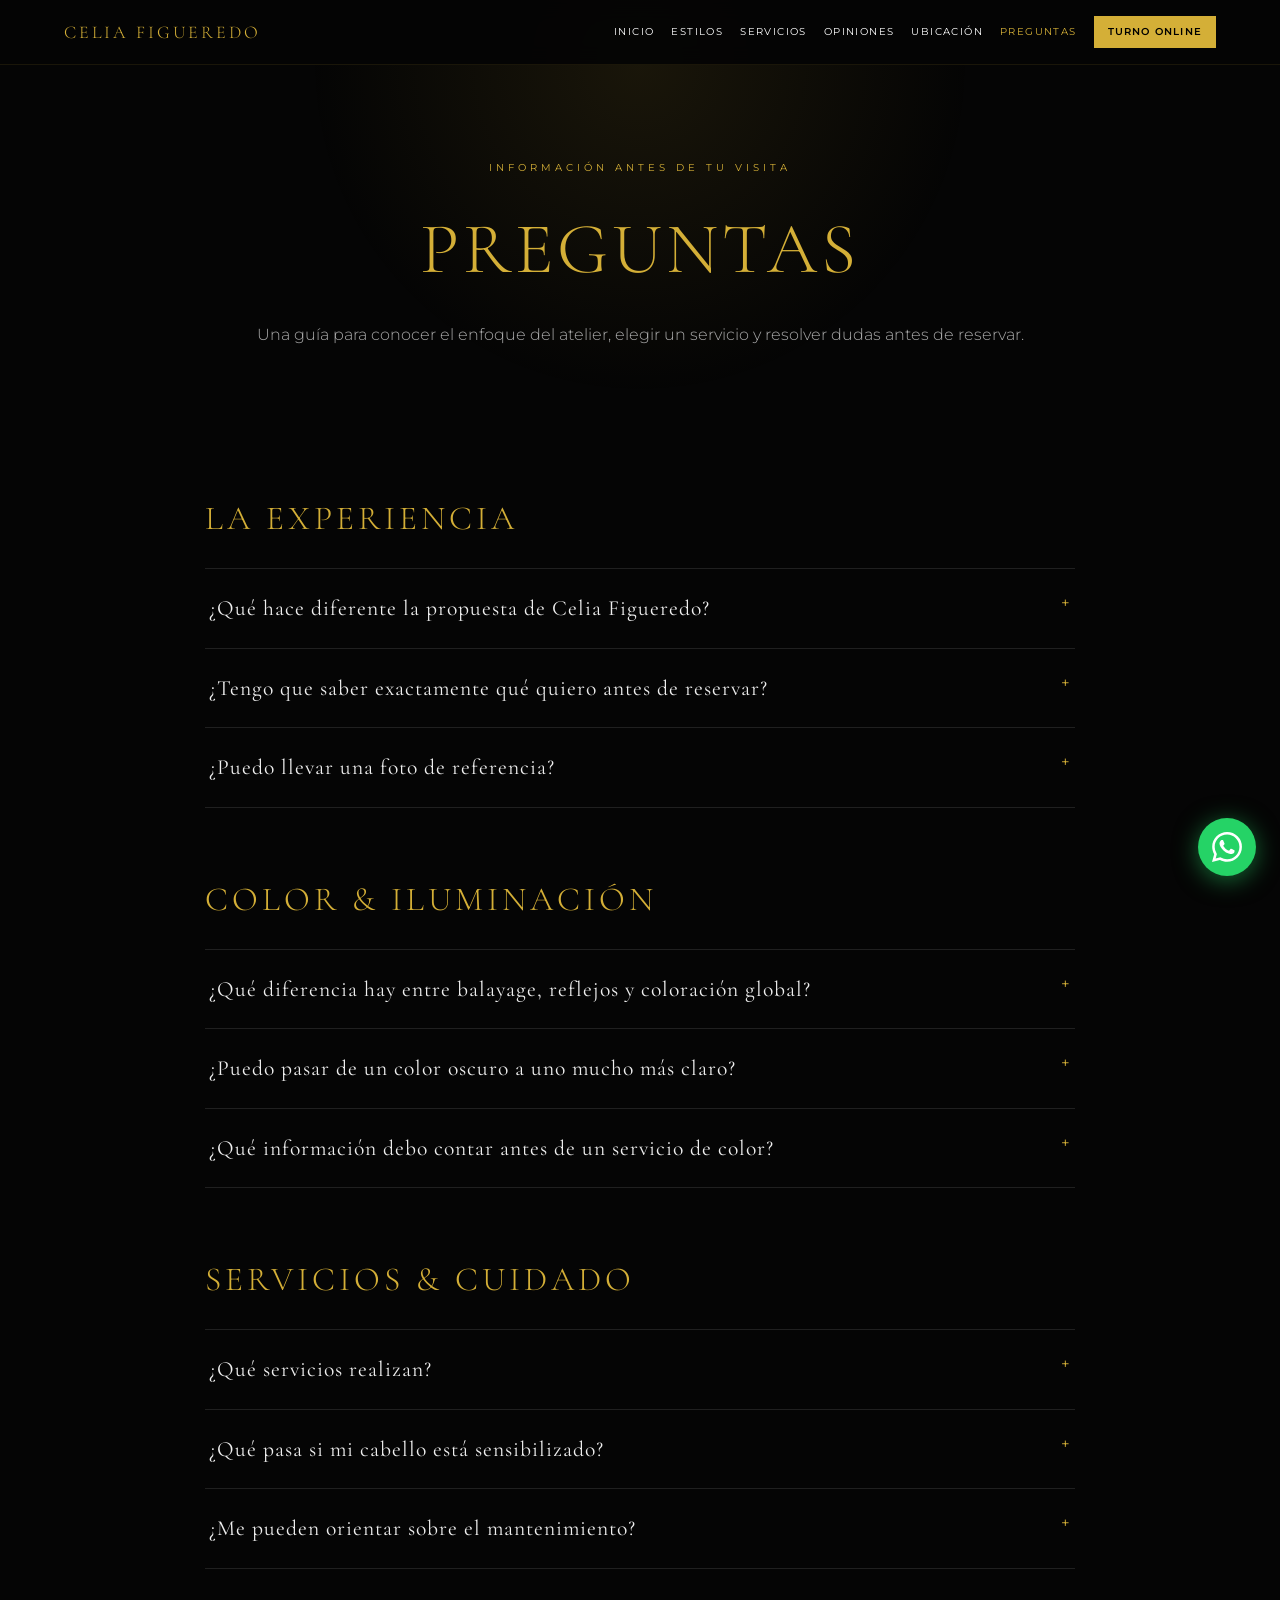
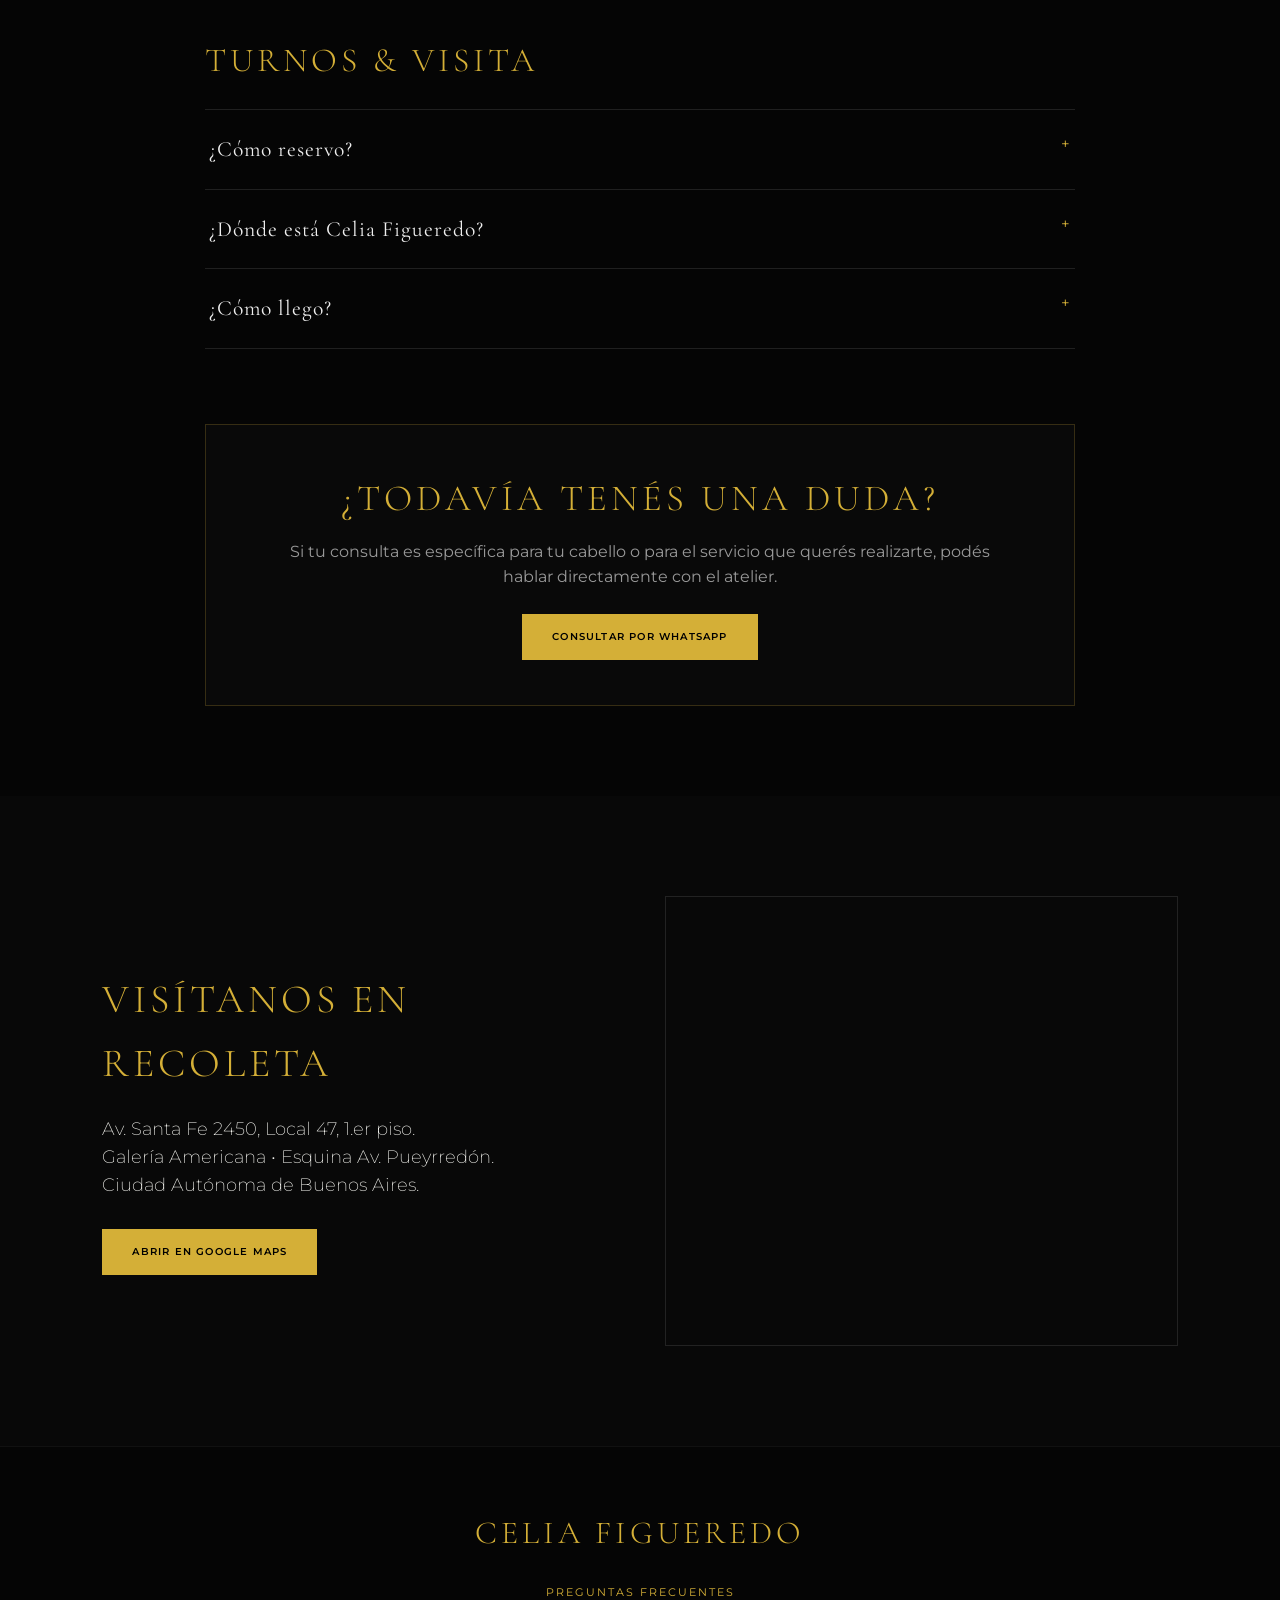
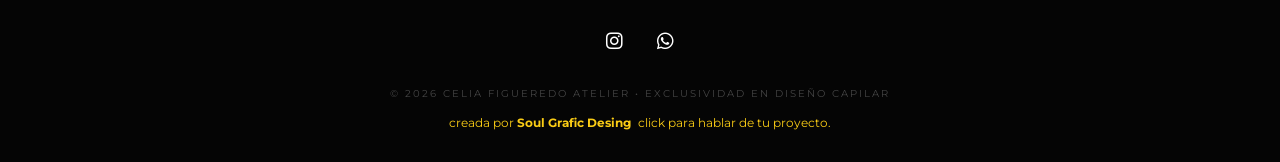
<file: preguntas.html>
<!DOCTYPE html>
<html lang="es">
<head>
    <meta charset="UTF-8">
    <meta name="viewport" content="width=device-width, initial-scale=1.0">
    <title>Preguntas frecuentes | Celia Figueredo | Recoleta</title>
    <meta name="description" content="Preguntas frecuentes de Celia Figueredo sobre corte, brushing, color, balayage, reflejos, tratamientos, reservas y ubicación en Recoleta.">
    <meta name="robots" content="index, follow, max-image-preview:large">
    <link rel="canonical" href="https://www.celiafigueredo.com/preguntas.html">
    <meta name="theme-color" content="#050505">
    
    <!-- Open Graph (SEO) -->
    <meta property="og:type" content="website">
    <meta property="og:title" content="Preguntas Frecuentes | Celia Figueredo">
    <meta property="og:description" content="Guía de servicios, color y reservas en nuestro atelier de Recoleta.">
    <meta property="og:locale" content="es_AR">

    <!-- Fuentes e Iconos -->
    <link href="https://fonts.googleapis.com/css2?family=Cormorant+Garamond:ital,wght@0,300;0,400;1,300&family=Montserrat:wght@100;200;300;400;500;700&display=swap" rel="stylesheet">
    <link rel="stylesheet" href="https://cdnjs.cloudflare.com/ajax/libs/font-awesome/6.0.0/css/all.min.css">
    <link href="https://unpkg.com/aos@2.3.1/dist/aos.css" rel="stylesheet">

    <style>
        :root {
            --deep-black: #050505;
            --gold: #D4AF37;
            --ferrari-red: #D6001C;
            --ivory: #F5F5F0;
            --text-muted: #a0a0a0;
        }

        * { margin: 0; padding: 0; box-sizing: border-box; scroll-behavior: smooth; }

        body {
            background-color: var(--deep-black);
            color: var(--ivory);
            font-family: 'Montserrat', sans-serif;
            overflow-x: hidden;
            line-height: 1.6;
        }

        h1, h2, h3, h4, .serif { 
            font-family: 'Cormorant Garamond', serif; 
            font-weight: 300; 
            text-transform: uppercase; 
            letter-spacing: 4px; 
        }

        /* --- NAVEGACIÓN (IDÉNTICA A INDEX) --- */
        nav {
            padding: 1rem 5%;
            display: flex;
            justify-content: space-between;
            align-items: center;
            position: fixed;
            width: 100%;
            top: 0;
            z-index: 1000;
            background: rgba(5, 5, 5, 0.95);
            border-bottom: 1px solid rgba(212, 175, 55, 0.1);
            backdrop-filter: blur(10px);
        }

        .logo-nav { color: var(--gold); text-decoration: none; font-size: 1.12rem; letter-spacing: 3px; white-space: nowrap; }
        .nav-links { display: flex; gap: 17px; align-items: center; flex-wrap: nowrap; }
        .nav-item { color: white; text-decoration: none; font-size: 0.62rem; letter-spacing: 1.4px; white-space: nowrap; text-transform: uppercase; transition: 0.3s; }
        .nav-item:hover { color: var(--gold); }
        .btn-wa-nav { background: var(--gold); color: black; padding: 8px 14px; font-size: 0.62rem; letter-spacing: 1.2px; white-space: nowrap; font-weight: 600; text-decoration: none; transition: 0.3s; }
        .btn-wa-nav:hover { background: #f1d592; }

        /* --- HERO PREGUNTAS --- */
        .hero-preguntas {
            padding: 160px 7% 80px;
            text-align: center;
            background: radial-gradient(circle at 50% 15%,rgba(212,175,55,.1),transparent 45%);
        }
        .eyebrow { color: var(--gold); font-size: .65rem; letter-spacing: 4px; margin-bottom: 15px; text-transform: uppercase; }
        .hero-preguntas h1 { font-size: clamp(2.5rem, 8vw, 4.5rem); color: var(--gold); margin-bottom: 15px; }
        .hero-preguntas p { max-width: 780px; margin: auto; color: #aaa; font-weight: 300; }

        /* --- CONTENIDO FAQ --- */
        .wrap { max-width: 1050px; margin: auto; padding: 0 7% 90px; }
        .group { margin-top: 65px; }
        .group h2 { font-size: 2.1rem; color: var(--gold); margin-bottom: 22px; }
        
        details { border-top: 1px solid #202020; transition: all 0.3s ease; }
        details:last-child { border-bottom: 1px solid #202020; }
        summary { cursor: pointer; list-style: none; padding: 22px 4px; color: #eee; font-family: 'Cormorant Garamond', serif; font-size: 1.35rem; letter-spacing: 1px; }
        summary::-webkit-details-marker { display: none; }
        summary:after { content: '+'; float: right; color: var(--gold); font-family: Montserrat; font-size: .95rem; }
        details[open] summary:after { content: '−'; }
        details p { padding: 0 40px 25px 4px; color: #999; font-size: .9rem; font-weight: 300; }

        .callout {
            margin-top: 75px;
            padding: 45px;
            text-align: center;
            border: 1px solid rgba(212,175,55,.22);
            background: #090909;
        }
        .callout h2 { color: var(--gold); font-size: 2.3rem; margin-bottom: 10px; }
        .callout p { color: #999; max-width: 700px; margin: 0 auto 24px; }

        /* --- MAPA --- */
        .map-section { padding: 100px 8%; background: #080808; }
        .map-grid { display: grid; grid-template-columns: 1fr 1fr; gap: 50px; align-items: center; }
        .map-info h2 { font-size: 2.5rem; color: var(--gold); margin-bottom: 20px; }
        .map-info p { font-size: 1.1rem; margin-bottom: 30px; font-weight: 200; }
        .map-canvas { height: 450px; border: 1px solid #222; }

        /* --- FOOTER --- */
        footer { padding: 60px 8% 30px; border-top: 1px solid #111; text-align: center; background: var(--deep-black); }
        .footer-logo { font-size: 2rem; color: var(--gold); margin-bottom: 20px; display: block; text-decoration: none; }
        .footer-socials { margin-bottom: 30px; }
        .footer-socials a { color: white; margin: 0 15px; font-size: 1.2rem; transition: 0.3s; }
        .footer-socials a:hover { color: var(--gold); }
        .copy { font-size: 0.65rem; color: #444; letter-spacing: 2px; }

        @media (max-width: 992px) {
            .nav-links { display: none; }
            .map-grid { grid-template-columns: 1fr; text-align: center; }
            .map-canvas { height: 300px; }
            .hero-preguntas { padding-top: 120px; }
        }

        /* Botón flotante WhatsApp */
        .btn-wa-flotante {
            position: fixed;
            bottom: 24px;
            right: 24px;
            z-index: 99999;
            background: #25D366;
            width: 58px;
            height: 58px;
            border-radius: 50%;
            display: flex;
            align-items: center;
            justify-content: center;
            box-shadow: 0 4px 25px rgba(37, 211, 102, 0.5);
            transition: transform 0.3s, background 0.3s;
            text-decoration: none;
        }
        .btn-wa-flotante:hover {
            transform: scale(1.1);
            background: #20ba59;
        }

        /* Ocultar barra/drawer de Netlify */
        netlify-drawer, #netlify-drawer, [data-netlify-drawer], div[data-netlify-drawer], iframe[id*="netlify"], iframe[src*="netlify"], .netlify-drawer, .netlify-feedback-badge, #netlify-collaborative-tools {
            display: none !important;
            visibility: hidden !important;
            opacity: 0 !important;
            pointer-events: none !important;
            z-index: -99999 !important;
        }
    </style>

    <script type="application/ld+json">
    {"@context":"https://schema.org","@type":"FAQPage","mainEntity":[
    {"@type":"Question","name":"¿Tengo que saber exactamente qué quiero antes de reservar?","acceptedAnswer":{"@type":"Answer","text":"No. Podés llegar con una idea, una referencia o ganas de cambiar. La conversación previa ayuda a definir qué servicio tiene más sentido."}},
    {"@type":"Question","name":"¿Puedo llevar una foto de referencia?","acceptedAnswer":{"@type":"Answer","text":"Sí. Una foto ayuda a comunicar una intención, aunque el resultado debe adaptarse a tu cabello real."}},
    {"@type":"Question","name":"¿Qué diferencia hay entre balayage, reflejos y coloración global?","acceptedAnswer":{"@type":"Answer","text":"El balayage busca una iluminación integrada; los reflejos trabajan puntos de luz más definidos; la coloración global modifica el tono general."}},
    {"@type":"Question","name":"¿Cómo reservo un turno?","acceptedAnswer":{"@type":"Answer","text":"La reserva se coordina por WhatsApp desde los botones principales de la web."}},
    {"@type":"Question","name":"¿Dónde está Celia Figueredo?","acceptedAnswer":{"@type":"Answer","text":"Av. Santa Fe 2450, Local 47, 1.er piso, Galería Americana, Recoleta, Ciudad Autónoma de Buenos Aires."}}
    ]}</script>
</head>
<body>

    <nav>
        <a href="/" class="logo-nav serif">CELIA FIGUEREDO</a>
        <div class="nav-links">
            <a href="/#inicio" class="nav-item">Inicio</a>
            <a href="/#estilos" class="nav-item">Estilos</a>
            <a href="/#servicios" class="nav-item">Servicios</a>
            <a href="/#opiniones" class="nav-item">Opiniones</a>
            <a href="#ubicacion" class="nav-item">Ubicación</a>
            <a href="/preguntas.html" class="nav-item" style="color:var(--gold);">Preguntas</a>
            <a href="/#reservar" class="btn-wa-nav">TURNO ONLINE</a>
        </div>
    </nav>

    <header class="hero-preguntas" data-aos="fade-up">
        <div class="eyebrow">Información antes de tu visita</div>
        <h1>PREGUNTAS</h1>
        <p>Una guía para conocer el enfoque del atelier, elegir un servicio y resolver dudas antes de reservar.</p>
    </header>

    <main class="wrap">
        <!-- SECCIÓN 1 CON EFECTO DE SUBIDA -->
        <section class="group" data-aos="fade-up" data-aos-duration="1200">
            <h2>La experiencia</h2>
            <details>
                <summary>¿Qué hace diferente la propuesta de Celia Figueredo?</summary>
                <p>La propuesta parte del diseño personalizado: entender qué buscás, observar las características de tu cabello y definir una técnica y un acabado coherentes con tu estilo.</p>
            </details>
            <details>
                <summary>¿Tengo que saber exactamente qué quiero antes de reservar?</summary>
                <p>No. Podés llegar con una idea, una referencia o simplemente con ganas de cambiar.</p>
            </details>
            <details>
                <summary>¿Puedo llevar una foto de referencia?</summary>
                <p>Sí. Una foto ayuda a explicar el efecto que buscás, aunque el resultado debe adaptarse a tu cabello real.</p>
            </details>
        </section>

        <!-- SECCIÓN 2 CON EFECTO DE SUBIDA -->
        <section class="group" data-aos="fade-up" data-aos-duration="1200">
            <h2>Color & iluminación</h2>
            <details>
                <summary>¿Qué diferencia hay entre balayage, reflejos y coloración global?</summary>
                <p>El balayage busca una iluminación integrada y gradual; los reflejos permiten puntos de luz más definidos; la coloración global modifica el tono general.</p>
            </details>
            <details>
                <summary>¿Puedo pasar de un color oscuro a uno mucho más claro?</summary>
                <p>Puede ser posible, pero el historial y el estado del cabello son determinantes y no todos los cambios se realizan en una sola sesión.</p>
            </details>
            <details>
                <summary>¿Qué información debo contar antes de un servicio de color?</summary>
                <p>Conviene informar tinturas, decoloraciones, alisados, permanentes y tratamientos químicos recientes.</p>
            </details>
        </section>

        <!-- SECCIÓN 3 CON EFECTO DE SUBIDA -->
        <section class="group" data-aos="fade-up" data-aos-duration="1200">
            <h2>Servicios & cuidado</h2>
            <details>
                <summary>¿Qué servicios realizan?</summary>
                <p>Corte Unisex, Brushing, Peinados de Fiesta, Coloración Global, Balayage, Reflejos, Alisado Láser, Células Madre y Botox Capilar.</p>
            </details>
            <details>
                <summary>¿Qué pasa si mi cabello está sensibilizado?</summary>
                <p>Es importante informarlo antes del servicio porque el estado de la fibra puede modificar qué procesos son convenientes.</p>
            </details>
            <details>
                <summary>¿Me pueden orientar sobre el mantenimiento?</summary>
                <p>Sí. Después del servicio podés consultar qué cuidados convienen para conservar el acabado y la condición del cabello.</p>
            </details>
        </section>

        <!-- SECCIÓN 4 CON EFECTO DE SUBIDA -->
        <section class="group" data-aos="fade-up" data-aos-duration="1200">
            <h2>Turnos & visita</h2>
            <details>
                <summary>¿Cómo reservo?</summary>
                <p>La reserva se coordina directamente por WhatsApp o a través del sistema de turnos online de la web.</p>
            </details>
            <details>
                <summary>¿Dónde está Celia Figueredo?</summary>
                <p>Av. Santa Fe 2450, Local 47, 1.er piso, Galería Americana, esquina Av. Pueyrredón, Recoleta, Ciudad Autónoma de Buenos Aires.</p>
            </details>
            <details>
                <summary>¿Cómo llego?</summary>
                <p>En la página principal podés abrir la ubicación directamente en Google Maps con las indicaciones para ingresar por Av. Pueyrredón 1357 o Av. Santa Fe 2450.</p>
            </details>
        </section>

        <!-- CALLOUT CON EFECTO -->
        <div class="callout" data-aos="fade-up">
            <h2>¿Todavía tenés una duda?</h2>
            <p>Si tu consulta es específica para tu cabello o para el servicio que querés realizarte, podés hablar directamente con el atelier.</p>
            <a class="btn-wa-nav" style="padding: 15px 30px; display: inline-block;" href="https://wa.me/5491165804616?text=Hola%20me%20gustaria%20pedir%20un%20Turno%20para%20...">CONSULTAR POR WHATSAPP</a>
        </div>
    </main>

    <!-- UBICACIÓN Y MAPA -->
    <section id="ubicacion" class="map-section">
        <div class="map-grid">
            <div class="map-info" data-aos="fade-right">
                <h2>VISÍTANOS EN RECOLETA</h2>
                <p>Av. Santa Fe 2450, Local 47, 1.er piso.<br>Galería Americana • Esquina Av. Pueyrredón.<br>Ciudad Autónoma de Buenos Aires.</p>
                <a href="https://maps.app.goo.gl/3xnF5ZwrPzLt5A8Q6" target="_blank" class="btn-wa-nav" style="padding: 15px 30px; display: inline-block;">ABRIR EN GOOGLE MAPS</a>
            </div>
            <div class="map-canvas" data-aos="fade-left">
                <iframe src="https://www.google.com/maps/embed?pb=!1m18!1m12!1m3!1d3284.4533157529124!2d-58.4031649!3d-34.5952136!2m3!1f0!2f0!3f0!3m2!1i1024!2i768!4f13.1!3m3!1m2!1s0x95bcca90e3802361%3A0xe2128711e2f4700d!2sStudio%20Celia%20Figueredo!5e0!3m2!1ses!2sar!4v1700000000000!5m2!1ses!2sar" width="100%" height="100%" style="border:0;" allowfullscreen="" loading="lazy"></iframe>
            </div>
        </div>
    </section>

    <!-- FOOTER -->
    <footer>
        <a href="/" class="footer-logo serif">CELIA FIGUEREDO</a>
        <div style="margin-bottom:22px;"><a href="/preguntas.html" style="color:var(--gold);text-decoration:none;font-size:.68rem;letter-spacing:2px;">PREGUNTAS FRECUENTES</a></div>
        <div class="footer-socials">
            <a href="https://www.instagram.com/studioceliabelleza/" target="_blank"><i class="fab fa-instagram"></i></a>
            <a href="https://wa.me/5491165804616?text=Hola%20me%20gustaria%20pedir%20un%20Turno%20para%20..." target="_blank" title="Pedir un Turno por WhatsApp"><i class="fab fa-whatsapp"></i></a>
        </div>
        <p class="copy">© 2026 CELIA FIGUEREDO ATELIER • EXCLUSIVIDAD EN DISEÑO CAPILAR</p>
        <p style="margin-top: 10px; font-size: 0.75rem; color: #facc15; text-decoration: none;">
            creada por <strong style="color: #facc15;">Soul Grafic Desing</strong>
            <a href="https://wa.me/5491176423742?text=hola%20megustaria%20tener%20mi%20propio%20proyecto%20de.." target="_blank" rel="noopener noreferrer" style="color: #facc15; text-decoration: none; margin-left: 4px;">click para hablar de tu proyecto.</a>
        </p>
    </footer>

    <!-- BOTÓN FLOTANTE WHATSAPP -->
    <a href="https://wa.me/5491165804616?text=Hola%20me%20gustaria%20pedir%20un%20Turno%20para%20..." target="_blank" rel="noopener noreferrer" title="Pedir un Turno por WhatsApp" aria-label="Pedir un Turno por WhatsApp" class="btn-wa-flotante">
        <svg viewBox="0 0 24 24" fill="#ffffff" width="30" height="30">
            <path d="M17.472 14.382c-.297-.149-1.758-.867-2.03-.967-.273-.099-.471-.148-.67.15-.197.297-.767.966-.94 1.164-.173.199-.347.223-.644.075-.297-.15-1.255-.463-2.39-1.475-.883-.788-1.48-1.761-1.653-2.059-.173-.297-.018-.458.13-.606.134-.133.298-.347.447-.52.149-.174.198-.298.298-.497.099-.198.05-.371-.025-.52-.075-.149-.669-1.612-.916-2.207-.242-.579-.487-.5-.669-.51-.173-.008-.371-.01-.57-.01-.198 0-.52.074-.792.372-.272.297-1.04 1.016-1.04 2.479 0 1.462 1.065 2.875 1.213 3.074.149.198 2.096 3.2 5.077 4.487.709.306 1.262.489 1.694.625.712.227 1.36.195 1.871.118.571-.085 1.758-.719 2.006-1.413.248-.694.248-1.289.173-1.413-.074-.124-.272-.198-.57-.347m-5.421 7.403h-.004a9.87 9.87 0 01-5.031-1.378l-.361-.214-3.741.982.998-3.648-.235-.374a9.86 9.86 0 01-1.51-5.26c.001-5.45 4.436-9.884 9.888-9.884 2.64 0 5.122 1.03 6.988 2.898a9.825 9.825 0 012.893 6.994c-.003 5.45-4.437 9.884-9.888 9.884m8.413-18.297A11.815 11.815 0 0012.05 0C5.495 0 .16 5.335.157 11.892c0 2.096.547 4.142 1.588 5.945L0 24l6.335-1.662c1.746.953 3.71 1.456 5.711 1.457h.005c6.554 0 11.89-5.335 11.893-11.893a11.82 11.82 0 00-3.48-8.413Z"/>
        </svg>
    </a>

    <script src="https://unpkg.com/aos@2.3.1/dist/aos.js"></script>
    <script>AOS.init({ duration: 1000, once: true });</script>
</body>
</html>
</file>
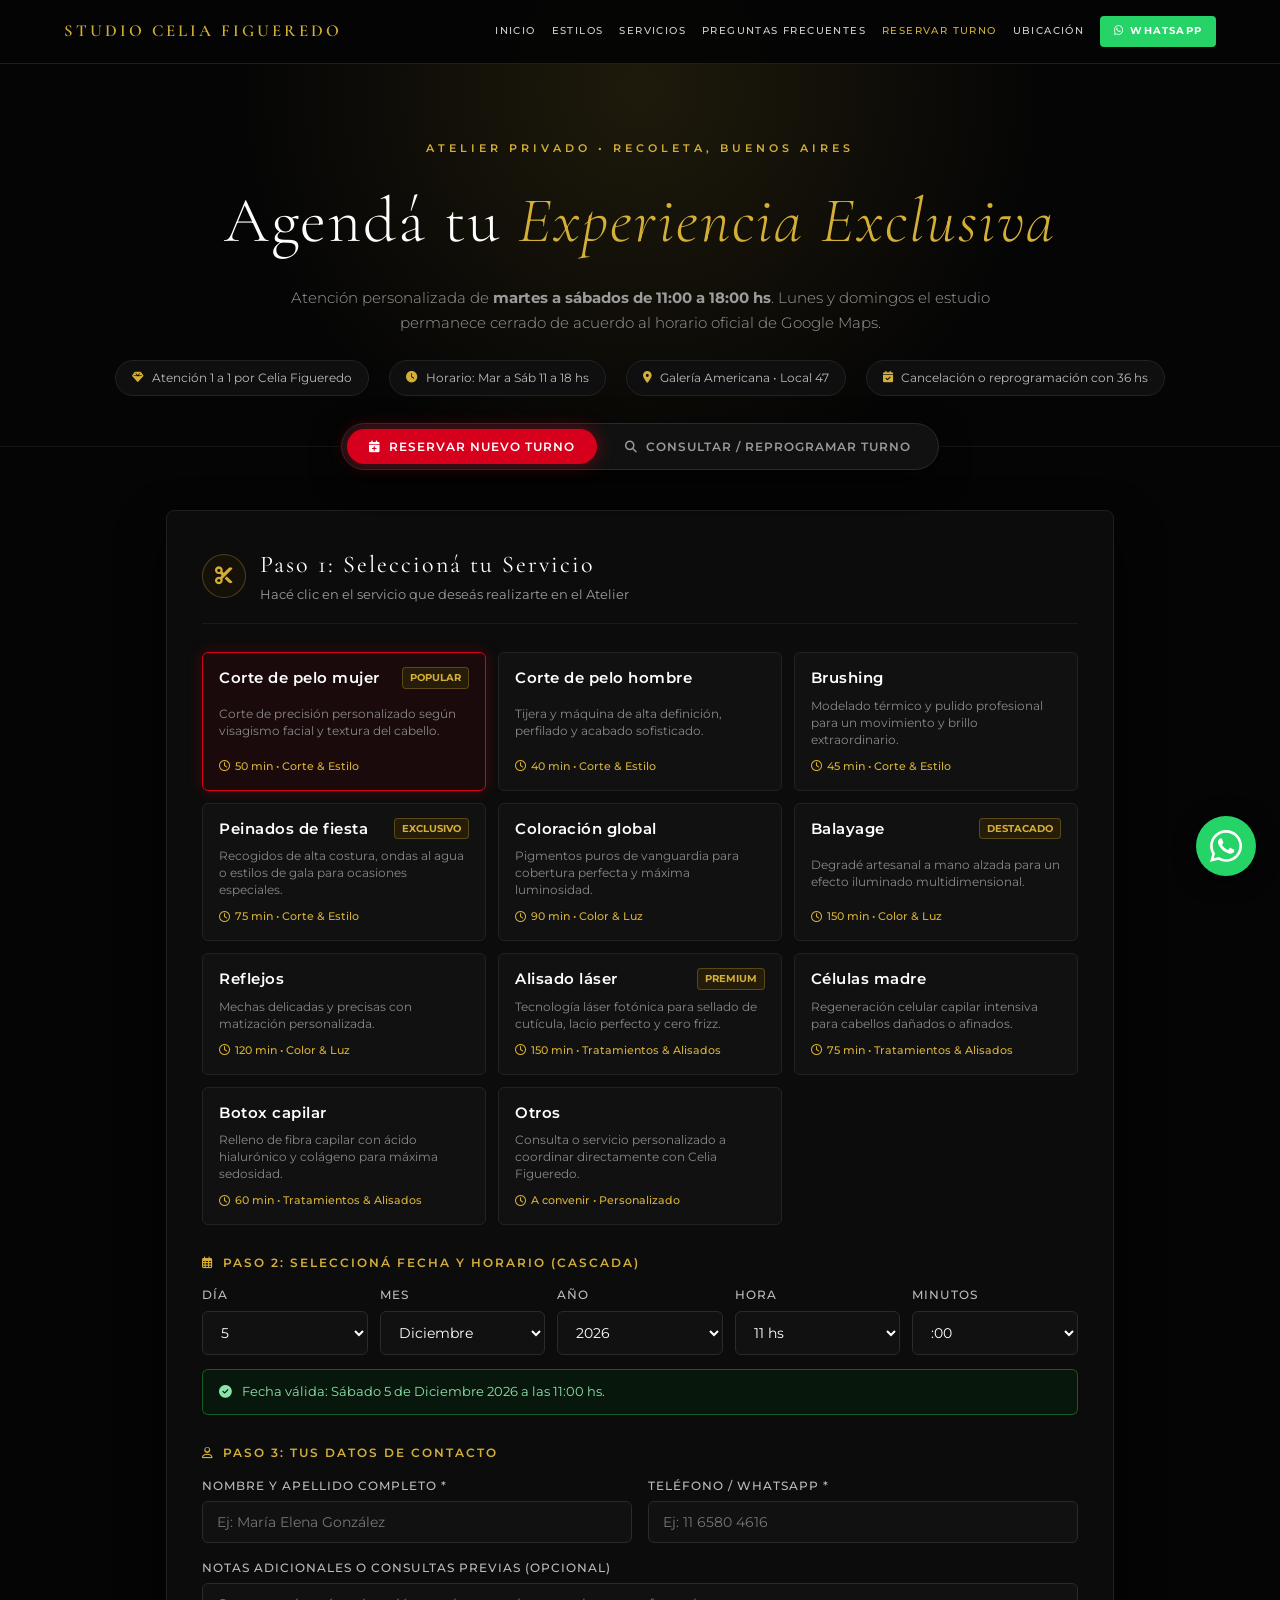
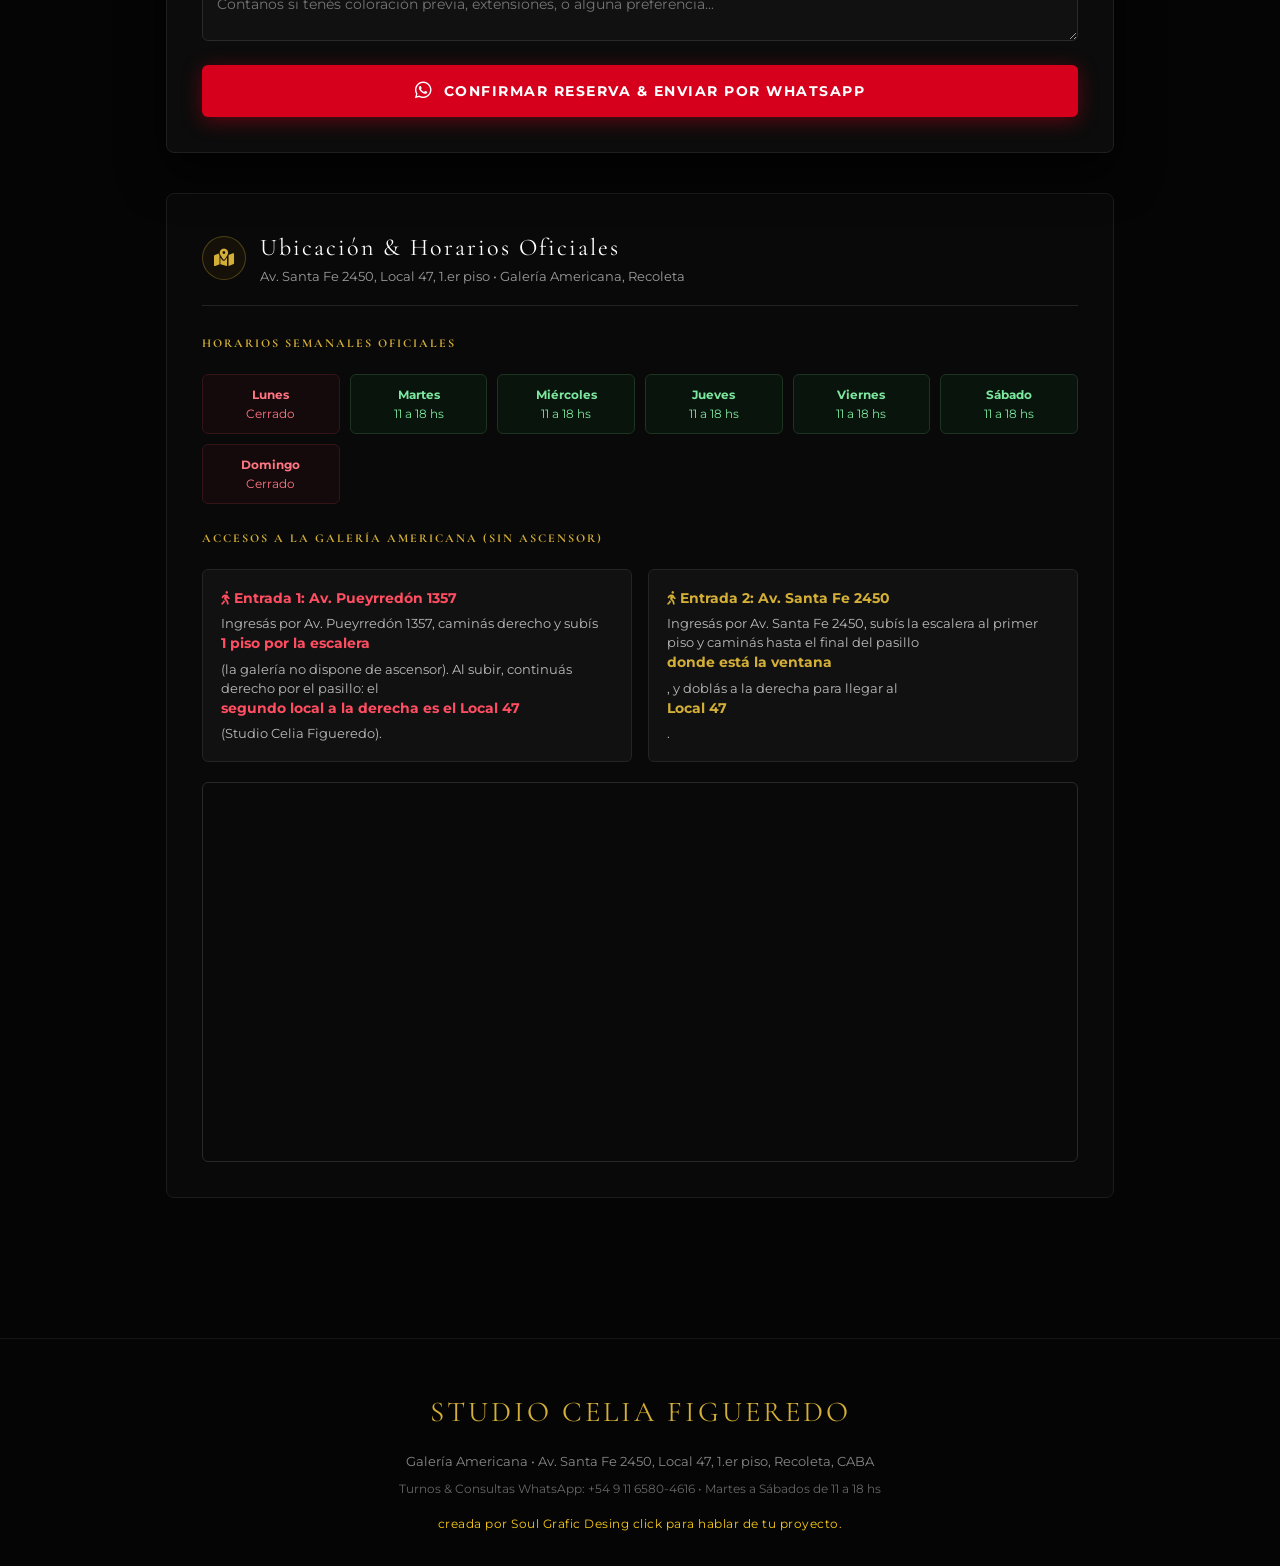
<file: reservas.html>
<!DOCTYPE html>
<html lang="es">
<head>
    <meta charset="UTF-8">
    <meta name="viewport" content="width=device-width, initial-scale=1.0">
    <title>Reservas Online | Studio Celia Figueredo | Recoleta</title>
    <meta name="description" content="Sistema oficial de reservas y turnos online de Studio Celia Figueredo en Recoleta, CABA. Seleccioná servicio, fecha y horario de martes a sábados.">
    <meta name="robots" content="index, follow, max-image-preview:large">
    <link rel="canonical" href="https://celiafigueredo.com.ar/reservas.html">
    <meta name="theme-color" content="#050505">

    <!-- Open Graph (SEO) -->
    <meta property="og:type" content="website">
    <meta property="og:title" content="Reservas Online | Studio Celia Figueredo">
    <meta property="og:description" content="Reservá tu turno exclusivo en nuestro atelier de alta peluquería en Recoleta.">
    <meta property="og:locale" content="es_AR">

    <!-- Fuentes e Iconos -->
    <link rel="preconnect" href="https://fonts.googleapis.com">
    <link rel="preconnect" href="https://fonts.gstatic.com" crossorigin>
    <link href="https://fonts.googleapis.com/css2?family=Cormorant+Garamond:ital,wght@0,300;0,400;0,600;1,300;1,400&family=Montserrat:wght@100;200;300;400;500;600;700&display=swap" rel="stylesheet">
    <link rel="stylesheet" href="https://cdnjs.cloudflare.com/ajax/libs/font-awesome/6.4.0/css/all.min.css">

    <style>
        :root {
            --deep-black: #050505;
            --dark-card: #0c0c0c;
            --dark-border: #1f1f1f;
            --gold: #D4AF37;
            --gold-light: #f1d592;
            --ferrari-red: #D6001C;
            --ferrari-hover: #b30017;
            --ivory: #F5F5F0;
            --text-muted: #9c9c9c;
            --wa-green: #25D366;
            --wa-dark: #128C7E;
        }

        * {
            margin: 0;
            padding: 0;
            box-sizing: border-box;
            scroll-behavior: smooth;
        }

        body {
            background-color: var(--deep-black);
            color: var(--ivory);
            font-family: 'Montserrat', sans-serif;
            overflow-x: hidden;
            line-height: 1.6;
        }

        h1, h2, h3, h4, .serif {
            font-family: 'Cormorant Garamond', serif;
            letter-spacing: 2px;
        }

        a {
            color: inherit;
            text-decoration: none;
        }

        /* --- NAVEGACIÓN --- */
        nav {
            padding: 1rem 5%;
            display: flex;
            justify-content: space-between;
            align-items: center;
            position: fixed;
            width: 100%;
            top: 0;
            left: 0;
            z-index: 1000;
            background: rgba(5, 5, 5, 0.95);
            border-bottom: 1px solid rgba(212, 175, 55, 0.15);
            backdrop-filter: blur(12px);
        }

        .logo-nav {
            color: var(--gold);
            font-size: 1.05rem;
            letter-spacing: 3px;
            white-space: nowrap;
            text-transform: uppercase;
            font-family: 'Cormorant Garamond', serif;
            font-weight: 600;
        }

        .nav-links {
            display: flex;
            gap: 16px;
            align-items: center;
            flex-wrap: nowrap;
        }

        .nav-item {
            color: #d1d1d1;
            font-size: 0.65rem;
            letter-spacing: 1.4px;
            white-space: nowrap;
            text-transform: uppercase;
            transition: 0.3s;
            font-weight: 500;
        }

        .nav-item:hover, .nav-item.active {
            color: var(--gold);
        }

        .nav-btn-wa {
            background: var(--wa-green);
            color: white;
            padding: 7px 14px;
            font-size: 0.65rem;
            letter-spacing: 1.2px;
            border-radius: 4px;
            font-weight: 700;
            display: inline-flex;
            align-items: center;
            gap: 6px;
            transition: 0.3s;
            text-transform: uppercase;
        }

        .nav-btn-wa:hover {
            background: #20ba59;
            transform: translateY(-1px);
        }

        /* --- HERO HEADER --- */
        .hero-booking {
            padding: 140px 6% 50px;
            text-align: center;
            background: radial-gradient(circle at 50% 20%, rgba(212,175,55,0.12), transparent 55%);
            border-bottom: 1px solid #141414;
        }

        .eyebrow {
            color: var(--gold);
            font-size: 0.7rem;
            letter-spacing: 4px;
            margin-bottom: 12px;
            text-transform: uppercase;
            font-weight: 600;
        }

        .hero-booking h1 {
            font-size: clamp(2.2rem, 5.5vw, 4rem);
            color: #fff;
            margin-bottom: 14px;
            font-weight: 300;
        }

        .hero-booking h1 span {
            color: var(--gold);
            font-style: italic;
        }

        .hero-booking p {
            max-width: 720px;
            margin: 0 auto 25px;
            color: var(--text-muted);
            font-size: 0.95rem;
            font-weight: 300;
        }

        .hero-badges {
            display: flex;
            justify-content: center;
            gap: 20px;
            flex-wrap: wrap;
            margin-top: 20px;
        }

        .hero-badge-item {
            background: #0f0f0f;
            border: 1px solid #222;
            padding: 8px 16px;
            border-radius: 20px;
            font-size: 0.72rem;
            color: #bbb;
            display: flex;
            align-items: center;
            gap: 8px;
        }

        .hero-badge-item i {
            color: var(--gold);
        }

        /* --- TABS BAR (Reservar Turno / Consultar o Modificar) --- */
        .tabs-container {
            max-width: 900px;
            margin: -24px auto 40px;
            padding: 0 4%;
            display: flex;
            justify-content: center;
            position: relative;
            z-index: 10;
        }

        .tabs-pill {
            background: #111;
            border: 1px solid #2a2a2a;
            border-radius: 50px;
            padding: 5px;
            display: inline-flex;
            gap: 6px;
            box-shadow: 0 10px 30px rgba(0,0,0,0.6);
        }

        .tab-btn {
            background: transparent;
            border: none;
            color: #999;
            padding: 10px 22px;
            border-radius: 40px;
            font-size: 0.75rem;
            font-weight: 600;
            text-transform: uppercase;
            letter-spacing: 1px;
            cursor: pointer;
            transition: all 0.3s;
            display: inline-flex;
            align-items: center;
            gap: 8px;
            font-family: 'Montserrat', sans-serif;
        }

        .tab-btn.active {
            background: var(--ferrari-red);
            color: white;
            box-shadow: 0 0 18px rgba(214, 0, 28, 0.45);
        }

        /* --- CONTENEDOR PRINCIPAL --- */
        .main-container {
            max-width: 1050px;
            margin: 0 auto;
            padding: 0 4% 90px;
        }

        /* --- CARDS & FORM DESIGN --- */
        .booking-card {
            background: var(--dark-card);
            border: 1px solid var(--dark-border);
            border-radius: 8px;
            padding: 35px;
            box-shadow: 0 20px 45px rgba(0,0,0,0.7);
            margin-bottom: 40px;
            position: relative;
        }

        .card-header {
            margin-bottom: 28px;
            padding-bottom: 18px;
            border-bottom: 1px solid #1a1a1a;
            display: flex;
            align-items: center;
            gap: 14px;
        }

        .card-header-icon {
            width: 44px;
            height: 44px;
            border-radius: 50%;
            background: #151109;
            border: 1px solid rgba(212, 175, 55, 0.3);
            display: flex;
            align-items: center;
            justify-content: center;
            color: var(--gold);
            font-size: 1.1rem;
            flex-shrink: 0;
        }

        .card-header-text h2 {
            font-size: 1.5rem;
            color: #fff;
            font-weight: 400;
        }

        .card-header-text p {
            font-size: 0.8rem;
            color: var(--text-muted);
        }

        .form-section-title {
            font-size: 0.75rem;
            letter-spacing: 2px;
            text-transform: uppercase;
            color: var(--gold);
            margin: 28px 0 14px;
            display: flex;
            align-items: center;
            gap: 8px;
            font-weight: 600;
        }

        .form-section-title:first-of-type {
            margin-top: 0;
        }

        /* --- GRID SERVICIOS --- */
        .services-grid {
            display: grid;
            grid-template-columns: repeat(auto-fill, minmax(280px, 1fr));
            gap: 12px;
            margin-bottom: 25px;
        }

        .service-option {
            background: #111;
            border: 1px solid #222;
            border-radius: 6px;
            padding: 14px 16px;
            cursor: pointer;
            transition: all 0.25s ease;
            position: relative;
            display: flex;
            flex-direction: column;
            justify-content: space-between;
        }

        .service-option:hover {
            border-color: #444;
            transform: translateY(-2px);
        }

        .service-option.selected {
            border-color: var(--ferrari-red);
            background: #1a0a0c;
            box-shadow: 0 0 15px rgba(214, 0, 28, 0.25);
        }

        .service-option-top {
            display: flex;
            justify-content: space-between;
            align-items: flex-start;
            margin-bottom: 6px;
        }

        .service-name {
            font-size: 0.92rem;
            font-weight: 600;
            color: #fff;
            letter-spacing: 0.5px;
        }

        .service-badge {
            font-size: 0.6rem;
            text-transform: uppercase;
            padding: 2px 7px;
            border-radius: 4px;
            font-weight: 700;
            background: #251c09;
            color: var(--gold);
            border: 1px solid rgba(212,175,55,0.3);
        }

        .service-desc {
            font-size: 0.76rem;
            color: #888;
            line-height: 1.4;
            margin-bottom: 10px;
        }

        .service-meta {
            font-size: 0.7rem;
            color: var(--gold);
            display: flex;
            align-items: center;
            gap: 5px;
            font-weight: 500;
        }

        /* --- FECHA Y HORA CASCADA --- */
        .datetime-grid {
            display: grid;
            grid-template-columns: repeat(auto-fit, minmax(130px, 1fr));
            gap: 12px;
            margin-bottom: 14px;
        }

        .form-group {
            display: flex;
            flex-direction: column;
            gap: 6px;
        }

        .form-label {
            font-size: 0.72rem;
            text-transform: uppercase;
            letter-spacing: 1px;
            color: #bbb;
            font-weight: 500;
        }

        .form-select, .form-input, .form-textarea {
            background: #111;
            border: 1px solid #2a2a2a;
            color: #fff;
            padding: 12px 14px;
            border-radius: 6px;
            font-family: 'Montserrat', sans-serif;
            font-size: 0.85rem;
            transition: border-color 0.25s;
            outline: none;
            width: 100%;
        }

        .form-select:focus, .form-input:focus, .form-textarea:focus {
            border-color: var(--gold);
            background: #141414;
        }

        .form-select option {
            background: #111;
            color: #fff;
        }

        /* Mini aviso de horario y estado de fecha */
        .date-status-box {
            padding: 12px 16px;
            border-radius: 6px;
            font-size: 0.8rem;
            margin-bottom: 20px;
            display: flex;
            align-items: center;
            gap: 10px;
            background: #101010;
            border: 1px solid #222;
        }

        .date-status-box.valid {
            border-color: rgba(37, 211, 102, 0.35);
            background: #08170c;
            color: #8ce3a9;
        }

        .date-status-box.closed {
            border-color: rgba(214, 0, 28, 0.4);
            background: #1c0a0c;
            color: #ff8a93;
        }

        .date-status-box.past {
            border-color: rgba(212, 175, 55, 0.35);
            background: #1c1709;
            color: #f0d58a;
        }

        /* --- DATOS PERSONALES --- */
        .client-inputs-grid {
            display: grid;
            grid-template-columns: 1fr 1fr;
            gap: 16px;
            margin-bottom: 16px;
        }

        /* --- BOTÓN PRINCIPAL CONFIRMAR --- */
        .btn-confirm-booking {
            background: var(--ferrari-red);
            color: white;
            border: none;
            padding: 16px 28px;
            border-radius: 6px;
            font-size: 0.85rem;
            font-weight: 700;
            text-transform: uppercase;
            letter-spacing: 1.5px;
            cursor: pointer;
            width: 100%;
            display: flex;
            align-items: center;
            justify-content: center;
            gap: 10px;
            transition: all 0.3s;
            box-shadow: 0 4px 20px rgba(214, 0, 28, 0.4);
            margin-top: 24px;
            font-family: 'Montserrat', sans-serif;
        }

        .btn-confirm-booking:hover {
            background: #e60020;
            box-shadow: 0 0 30px rgba(214, 0, 28, 0.6);
            transform: translateY(-2px);
        }

        .btn-confirm-booking:disabled {
            background: #444;
            cursor: not-allowed;
            box-shadow: none;
            transform: none;
        }

        /* --- MODAL / PANTALLA ÉXITO DE RESERVA --- */
        .success-box {
            display: none;
            background: #0c180e;
            border: 1px solid rgba(37, 211, 102, 0.4);
            border-radius: 8px;
            padding: 30px;
            text-align: center;
            margin-top: 25px;
            animation: fadeIn 0.4s ease;
        }

        .success-icon {
            width: 60px;
            height: 60px;
            border-radius: 50%;
            background: rgba(37, 211, 102, 0.15);
            color: var(--wa-green);
            display: flex;
            align-items: center;
            justify-content: center;
            font-size: 1.8rem;
            margin: 0 auto 16px;
        }

        .booking-code-pill {
            background: #000;
            border: 1px dashed var(--gold);
            padding: 8px 18px;
            border-radius: 6px;
            font-size: 1.2rem;
            font-family: monospace;
            color: var(--gold);
            display: inline-flex;
            align-items: center;
            gap: 10px;
            margin: 12px 0;
            cursor: pointer;
        }

        .success-actions {
            display: flex;
            gap: 12px;
            justify-content: center;
            flex-wrap: wrap;
            margin-top: 20px;
        }

        .btn-wa-action {
            background: var(--wa-green);
            color: white;
            padding: 12px 22px;
            border-radius: 6px;
            font-size: 0.8rem;
            font-weight: 700;
            text-transform: uppercase;
            letter-spacing: 1px;
            display: inline-flex;
            align-items: center;
            gap: 8px;
            transition: 0.3s;
        }

        .btn-wa-action:hover {
            background: #20ba59;
            transform: translateY(-2px);
        }

        .btn-secondary-action {
            background: #1a1a1a;
            color: #ddd;
            border: 1px solid #333;
            padding: 12px 20px;
            border-radius: 6px;
            font-size: 0.8rem;
            font-weight: 600;
            cursor: pointer;
            transition: 0.3s;
            display: inline-flex;
            align-items: center;
            gap: 6px;
        }

        .btn-secondary-action:hover {
            background: #252525;
            color: #fff;
        }

        /* --- SECCIÓN CONSULTAR / MODIFICAR --- */
        .search-results-area {
            margin-top: 25px;
        }

        .appointment-card-item {
            background: #111;
            border: 1px solid #222;
            border-radius: 8px;
            padding: 22px;
            margin-bottom: 16px;
            display: flex;
            flex-direction: column;
            gap: 14px;
            transition: border-color 0.3s;
        }

        .appointment-card-item:hover {
            border-color: #383838;
        }

        .appointment-card-item.status-active {
            border-left: 4px solid var(--wa-green);
        }

        .appointment-card-item.status-cancelled {
            border-left: 4px solid #888;
            opacity: 0.75;
        }

        .appointment-card-item.status-rescheduled {
            border-left: 4px solid var(--gold);
        }

        .appt-header {
            display: flex;
            justify-content: space-between;
            align-items: flex-start;
            flex-wrap: wrap;
            gap: 10px;
        }

        .appt-title {
            font-size: 1.1rem;
            color: #fff;
            font-weight: 600;
        }

        .appt-code {
            font-family: monospace;
            background: #1c1c1c;
            padding: 3px 8px;
            border-radius: 4px;
            font-size: 0.75rem;
            color: var(--gold);
        }

        .appt-details-grid {
            display: grid;
            grid-template-columns: repeat(auto-fit, minmax(200px, 1fr));
            gap: 12px;
            font-size: 0.8rem;
            color: #aaa;
            background: #0a0a0a;
            padding: 12px;
            border-radius: 6px;
        }

        .appt-details-grid div strong {
            color: #ddd;
            display: block;
            margin-bottom: 2px;
            font-size: 0.72rem;
            text-transform: uppercase;
            letter-spacing: 0.5px;
        }

        .appt-actions-bar {
            display: flex;
            gap: 10px;
            flex-wrap: wrap;
            padding-top: 10px;
            border-top: 1px solid #1a1a1a;
        }

        .btn-card-action {
            padding: 8px 14px;
            border-radius: 4px;
            font-size: 0.72rem;
            font-weight: 600;
            text-transform: uppercase;
            letter-spacing: 0.5px;
            border: 1px solid #333;
            background: #161616;
            color: #ddd;
            cursor: pointer;
            transition: all 0.2s;
            display: inline-flex;
            align-items: center;
            gap: 6px;
        }

        .btn-card-action:hover {
            background: #242424;
            color: #fff;
        }

        .btn-card-action.danger:hover {
            background: #380a0e;
            border-color: var(--ferrari-red);
            color: #ff9da6;
        }

        .btn-card-action.gold:hover {
            background: #241a08;
            border-color: var(--gold);
            color: var(--gold-light);
        }

        /* --- HORARIOS Y UBICACIÓN SECTION --- */
        .location-section {
            background: #090909;
            border: 1px solid #1c1c1c;
            border-radius: 8px;
            padding: 35px;
            margin-bottom: 50px;
        }

        .hours-grid {
            display: grid;
            grid-template-columns: repeat(auto-fit, minmax(130px, 1fr));
            gap: 10px;
            margin: 20px 0;
        }

        .hour-pill {
            background: #111;
            border: 1px solid #222;
            padding: 10px;
            border-radius: 6px;
            text-align: center;
            font-size: 0.75rem;
        }

        .hour-pill.closed {
            border-color: #331518;
            background: #14090b;
            color: #ff7582;
        }

        .hour-pill.open {
            border-color: #1e3321;
            background: #09140c;
            color: #7ce89f;
        }

        .entrances-grid {
            display: grid;
            grid-template-columns: 1fr 1fr;
            gap: 16px;
            margin: 20px 0;
        }

        .entrance-box {
            background: #111;
            border: 1px solid #242424;
            padding: 18px;
            border-radius: 6px;
            font-size: 0.8rem;
            color: #bbb;
            line-height: 1.5;
        }

        .entrance-box strong {
            color: #fff;
            display: block;
            margin-bottom: 6px;
            font-size: 0.85rem;
        }

        .entrance-box.red strong {
            color: #ff4d61;
        }

        .entrance-box.gold strong {
            color: var(--gold);
        }

        .map-iframe-wrap {
            border-radius: 6px;
            overflow: hidden;
            border: 1px solid #292929;
            height: 380px;
            margin-top: 20px;
        }

        .map-iframe-wrap iframe {
            width: 100%;
            height: 100%;
            border: none;
        }

        /* --- BOTÓN FLOTANTE WHATSAPP --- */
        .btn-wa-float {
            position: fixed;
            bottom: 24px;
            right: 24px;
            width: 60px;
            height: 60px;
            border-radius: 50%;
            background-color: var(--wa-green);
            color: white;
            display: flex;
            align-items: center;
            justify-content: center;
            box-shadow: 0 4px 22px rgba(0, 0, 0, 0.65);
            z-index: 9999;
            transition: all 0.3s ease;
            text-decoration: none;
        }

        .btn-wa-float:hover {
            transform: scale(1.1);
            background-color: #20ba59;
            box-shadow: 0 8px 28px rgba(37, 211, 102, 0.5);
            color: white;
        }

        .btn-wa-float svg {
            width: 32px;
            height: 32px;
            fill: currentColor;
        }

        /* --- FOOTER & CRÉDITOS --- */
        footer {
            padding: 50px 6% 30px;
            border-top: 1px solid #161616;
            text-align: center;
            background: var(--deep-black);
        }

        .footer-logo {
            font-size: 1.8rem;
            color: var(--gold);
            margin-bottom: 16px;
            display: inline-block;
            font-family: 'Cormorant Garamond', serif;
            letter-spacing: 3px;
        }

        .footer-credit-yellow {
            color: #facc15 !important;
            font-size: 0.75rem;
            text-decoration: none !important;
            letter-spacing: 0.5px;
            transition: opacity 0.2s;
            display: inline-block;
            margin-top: 16px;
        }

        .footer-credit-yellow:hover {
            text-decoration: none !important;
            opacity: 0.85;
        }

        /* Hide Netlify drawer toolbar that could block bottom UI */
        netlify-drawer,
        #netlify-drawer,
        [data-netlify-drawer],
        div[data-netlify-drawer],
        iframe#netlify-drawer {
            display: none !important;
            visibility: hidden !important;
            pointer-events: none !important;
            opacity: 0 !important;
            height: 0 !important;
            width: 0 !important;
        }

        /* --- RESPONSIVE --- */
        @media (max-width: 820px) {
            .nav-links { display: none; }
            .client-inputs-grid { grid-template-columns: 1fr; }
            .entrances-grid { grid-template-columns: 1fr; }
            .booking-card { padding: 22px 16px; }
            .location-section { padding: 22px 16px; }
            .btn-wa-float { bottom: 18px; right: 18px; width: 54px; height: 54px; }
            .btn-wa-float svg { width: 28px; height: 28px; }
        }

        @keyframes fadeIn {
            from { opacity: 0; transform: translateY(10px); }
            to { opacity: 1; transform: translateY(0); }
        }
    </style>
</head>
<body>

    <!-- NAVEGACIÓN SUPERIOR -->
    <nav>
        <a href="https://celiafigueredo.com.ar/" class="logo-nav">STUDIO CELIA FIGUEREDO</a>
        <div class="nav-links">
            <a href="https://celiafigueredo.com.ar/" class="nav-item">INICIO</a>
            <a href="https://celiafigueredo.com.ar/#estilos" class="nav-item">ESTILOS</a>
            <a href="https://celiafigueredo.com.ar/#servicios" class="nav-item">SERVICIOS</a>
            <a href="/preguntas.html" class="nav-item">PREGUNTAS FRECUENTES</a>
            <a href="#reservar" class="nav-item active">RESERVAR TURNO</a>
            <a href="#horarios-ubicacion" class="nav-item">UBICACIÓN</a>
            <a href="https://wa.me/5491165804616?text=Hola%20me%20gustaria%20pedir%20un%20Turno%20para%20..." target="_blank" rel="noopener noreferrer" class="nav-btn-wa">
                <i class="fab fa-whatsapp"></i> WHATSAPP
            </a>
        </div>
    </nav>

    <!-- HERO DE RESERVAS -->
    <header class="hero-booking" id="reservar">
        <div class="eyebrow">ATELIER PRIVADO • RECOLETA, BUENOS AIRES</div>
        <h1>Agendá tu <span>Experiencia Exclusiva</span></h1>
        <p>
            Atención personalizada de <strong>martes a sábados de 11:00 a 18:00 hs</strong>.  
            Lunes y domingos el estudio permanece cerrado de acuerdo al horario oficial de Google Maps.
        </p>
        <div class="hero-badges">
            <div class="hero-badge-item">
                <i class="fas fa-gem"></i> Atención 1 a 1 por Celia Figueredo
            </div>
            <div class="hero-badge-item">
                <i class="fas fa-clock"></i> Horario: Mar a Sáb 11 a 18 hs
            </div>
            <div class="hero-badge-item">
                <i class="fas fa-map-marker-alt"></i> Galería Americana • Local 47
            </div>
            <div class="hero-badge-item">
                <i class="fas fa-calendar-check"></i> Cancelación o reprogramación con 36 hs
            </div>
        </div>
    </header>

    <!-- PESTAÑAS (NUEVO TURNO / MIS TURNOS) -->
    <div class="tabs-container">
        <div class="tabs-pill">
            <button type="button" class="tab-btn active" id="tabBtnNew" onclick="switchTab('new')">
                <i class="fas fa-calendar-plus"></i> Reservar Nuevo Turno
            </button>
            <button type="button" class="tab-btn" id="tabBtnMy" onclick="switchTab('my')">
                <i class="fas fa-search"></i> Consultar / Reprogramar Turno
            </button>
        </div>
    </div>

    <!-- CONTENEDOR PRINCIPAL -->
    <main class="main-container">

        <!-- ========================================== -->
        <!-- PESTAÑA 1: FORMULARIO DE NUEVA RESERVA     -->
        <!-- ========================================== -->
        <section id="panelNewBooking" class="booking-card">
            <div class="card-header">
                <div class="card-header-icon">
                    <i class="fas fa-scissors"></i>
                </div>
                <div class="card-header-text">
                    <h2>Paso 1: Seleccioná tu Servicio</h2>
                    <p>Hacé clic en el servicio que deseás realizarte en el Atelier</p>
                </div>
            </div>

            <form id="reservationForm" onsubmit="handleFormSubmit(event)">
                <!-- Selector Visual de Servicios -->
                <div class="services-grid" id="servicesContainer">
                    <!-- Inyectado dinámicamente vía JavaScript con todos los servicios oficiales -->
                </div>

                <!-- Campo adicional para servicio personalizado "Otros" -->
                <div id="otherDetailsWrap" style="display: none; margin-bottom: 24px;">
                    <label class="form-label" for="otherDetailsInput">Detalle del servicio que deseás realizar:</label>
                    <input type="text" id="otherDetailsInput" class="form-input" placeholder="Ej: Tratamiento especial, peinado temático, diagnóstico capilar...">
                </div>

                <!-- Paso 2: Selección de Fecha y Horario en Cascada -->
                <div class="form-section-title">
                    <i class="far fa-calendar-alt"></i> Paso 2: Seleccioná Fecha y Horario (Cascada)
                </div>

                <div class="datetime-grid">
                    <!-- Día -->
                    <div class="form-group">
                        <label class="form-label" for="selectDay">Día</label>
                        <select id="selectDay" class="form-select" onchange="onDateCascadaChange()">
                            <!-- Días 1 a 31 -->
                        </select>
                    </div>

                    <!-- Mes -->
                    <div class="form-group">
                        <label class="form-label" for="selectMonth">Mes</label>
                        <select id="selectMonth" class="form-select" onchange="onMonthChange()">
                            <!-- Enero a Diciembre -->
                        </select>
                    </div>

                    <!-- Año -->
                    <div class="form-group">
                        <label class="form-label" for="selectYear">Año</label>
                        <select id="selectYear" class="form-select" onchange="onMonthChange()">
                            <!-- 2026, 2027 -->
                        </select>
                    </div>

                    <!-- Hora (11 a 18) -->
                    <div class="form-group">
                        <label class="form-label" for="selectHour">Hora</label>
                        <select id="selectHour" class="form-select" onchange="onTimeChange()">
                            <option value="11">11 hs</option>
                            <option value="12">12 hs</option>
                            <option value="13">13 hs</option>
                            <option value="14">14 hs</option>
                            <option value="15">15 hs</option>
                            <option value="16">16 hs</option>
                            <option value="17">17 hs</option>
                            <option value="18">18 hs</option>
                        </select>
                    </div>

                    <!-- Minutos -->
                    <div class="form-group">
                        <label class="form-label" for="selectMinute">Minutos</label>
                        <select id="selectMinute" class="form-select" onchange="onTimeChange()">
                            <option value="00">:00</option>
                            <option value="15">:15</option>
                            <option value="30">:30</option>
                            <option value="45">:45</option>
                        </select>
                    </div>
                </div>

                <!-- Cartel de Validación de Fecha y Horario -->
                <div id="dateStatusBox" class="date-status-box valid">
                    <i class="fas fa-check-circle" id="dateStatusIcon"></i>
                    <span id="dateStatusText">Fecha disponible para reserva.</span>
                </div>

                <!-- Paso 3: Datos de Contacto -->
                <div class="form-section-title">
                    <i class="far fa-user"></i> Paso 3: Tus Datos de Contacto
                </div>

                <div class="client-inputs-grid">
                    <div class="form-group">
                        <label class="form-label" for="clientName">Nombre y Apellido Completo *</label>
                        <input type="text" id="clientName" class="form-input" placeholder="Ej: María Elena González" required>
                    </div>

                    <div class="form-group">
                        <label class="form-label" for="clientPhone">Teléfono / WhatsApp *</label>
                        <input type="tel" id="clientPhone" class="form-input" placeholder="Ej: 11 6580 4616" required>
                    </div>
                </div>

                <div class="form-group" style="margin-bottom: 20px;">
                    <label class="form-label" for="clientNotes">Notas adicionales o consultas previas (opcional)</label>
                    <textarea id="clientNotes" class="form-textarea" rows="2" placeholder="Contanos si tenés coloración previa, extensiones, o alguna preferencia..."></textarea>
                </div>

                <!-- Botón de Envío -->
                <button type="submit" id="btnSubmitReservation" class="btn-confirm-booking">
                    <i class="fab fa-whatsapp" style="font-size: 1.2rem;"></i> Confirmar Reserva & Enviar por WhatsApp
                </button>
            </form>

            <!-- CAJA DE ÉXITO TRAS CREAR RESERVA -->
            <div id="successBox" class="success-box">
                <div class="success-icon">
                    <i class="fas fa-check"></i>
                </div>
                <h3 style="color: #fff; font-size: 1.5rem; margin-bottom: 8px;">¡Tu turno ha sido registrado con éxito!</h3>
                <p style="color: #bbb; font-size: 0.85rem; max-width: 600px; margin: 0 auto 12px;">
                    Te esperamos en nuestro Atelier en Recoleta. Guardá tu código único de reserva:
                </p>

                <div>
                    <div class="booking-code-pill" id="bookingCodeDisplay" onclick="copyReservationCode()" title="Click para copiar">
                        <span id="bookingCodeText">CF-0000</span>
                        <i class="far fa-copy" style="font-size: 0.9rem;"></i>
                    </div>
                </div>
                <small id="copyFeedback" style="display: block; color: var(--gold); font-size: 0.75rem; margin-bottom: 15px;"></small>

                <div id="successSummary" style="background: #000; border: 1px solid #222; border-radius: 6px; padding: 14px; max-width: 500px; margin: 0 auto 20px; font-size: 0.82rem; text-align: left; color: #ccc;">
                    <!-- Resumen del turno -->
                </div>

                <div class="success-actions">
                    <a id="successWaLink" href="#" target="_blank" rel="noopener noreferrer" class="btn-wa-action">
                        <i class="fab fa-whatsapp"></i> Abrir WhatsApp de Confirmación
                    </a>
                    <button type="button" class="btn-secondary-action" onclick="resetBookingForm()">
                        <i class="fas fa-plus"></i> Agendar Otro Turno
                    </button>
                </div>
            </div>
        </section>

        <!-- ========================================== -->
        <!-- PESTAÑA 2: CONSULTAR / MODIFICAR TURNO     -->
        <!-- ========================================== -->
        <section id="panelMyBookings" class="booking-card" style="display: none;">
            <div class="card-header">
                <div class="card-header-icon" style="background: #18120b; border-color: rgba(212,175,55,0.4);">
                    <i class="fas fa-search"></i>
                </div>
                <div class="card-header-text">
                    <h2>Consultar o Reprogramar Turno</h2>
                    <p>Buscá por tu nombre y teléfono para ver el estado, cambiar fecha o cancelar con 36 hs de anticipación</p>
                </div>
            </div>

            <!-- Formulario de Búsqueda -->
            <form onsubmit="handleSearchAppointments(event)">
                <div class="client-inputs-grid">
                    <div class="form-group">
                        <label class="form-label" for="searchName">Tu Nombre o Apellido</label>
                        <input type="text" id="searchName" class="form-input" placeholder="Ej: María Elena" required>
                    </div>

                    <div class="form-group">
                        <label class="form-label" for="searchPhone">Tu Teléfono (o últimos dígitos)</label>
                        <input type="text" id="searchPhone" class="form-input" placeholder="Ej: 4616" required>
                    </div>
                </div>

                <button type="submit" class="btn-secondary-action" style="padding: 12px 24px; font-size: 0.8rem; text-transform: uppercase;">
                    <i class="fas fa-search"></i> Buscar Reservas
                </button>
            </form>

            <!-- Feedback de Acción -->
            <div id="searchActionAlert" style="display: none; padding: 14px; border-radius: 6px; margin-top: 18px; font-size: 0.82rem;"></div>

            <!-- Lista de Resultados -->
            <div id="searchResultsList" class="search-results-area"></div>
        </section>

        <!-- ========================================== -->
        <!-- SECCIÓN: HORARIOS Y CÓMO LLEGAR AL ATELIER -->
        <!-- ========================================== -->
        <section class="location-section" id="horarios-ubicacion">
            <div class="card-header" style="border-bottom-color: #222;">
                <div class="card-header-icon">
                    <i class="fas fa-map-marked-alt"></i>
                </div>
                <div class="card-header-text">
                    <h2>Ubicación & Horarios Oficiales</h2>
                    <p>Av. Santa Fe 2450, Local 47, 1.er piso • Galería Americana, Recoleta</p>
                </div>
            </div>

            <!-- Pill de horarios semanales oficiales de Google Maps -->
            <h4 style="font-size: 0.75rem; text-transform: uppercase; letter-spacing: 2px; color: var(--gold); margin-bottom: 10px;">
                Horarios Semanales Oficiales
            </h4>
            <div class="hours-grid">
                <div class="hour-pill closed">
                    <strong>Lunes</strong><br>Cerrado
                </div>
                <div class="hour-pill open">
                    <strong>Martes</strong><br>11 a 18 hs
                </div>
                <div class="hour-pill open">
                    <strong>Miércoles</strong><br>11 a 18 hs
                </div>
                <div class="hour-pill open">
                    <strong>Jueves</strong><br>11 a 18 hs
                </div>
                <div class="hour-pill open">
                    <strong>Viernes</strong><br>11 a 18 hs
                </div>
                <div class="hour-pill open">
                    <strong>Sábado</strong><br>11 a 18 hs
                </div>
                <div class="hour-pill closed">
                    <strong>Domingo</strong><br>Cerrado
                </div>
            </div>

            <!-- Accesos a la Galería -->
            <h4 style="font-size: 0.75rem; text-transform: uppercase; letter-spacing: 2px; color: var(--gold); margin: 25px 0 10px;">
                Accesos a la Galería Americana (Sin Ascensor)
            </h4>
            <div class="entrances-grid">
                <div class="entrance-box red">
                    <strong><i class="fas fa-walking"></i> Entrada 1: Av. Pueyrredón 1357</strong>
                    Ingresás por Av. Pueyrredón 1357, caminás derecho y subís <strong>1 piso por la escalera</strong> (la galería no dispone de ascensor). Al subir, continuás derecho por el pasillo: el <strong>segundo local a la derecha es el Local 47</strong> (Studio Celia Figueredo).
                </div>
                <div class="entrance-box gold">
                    <strong><i class="fas fa-walking"></i> Entrada 2: Av. Santa Fe 2450</strong>
                    Ingresás por Av. Santa Fe 2450, subís la escalera al primer piso y caminás hasta el final del pasillo <strong>donde está la ventana</strong>, y doblás a la derecha para llegar al <strong>Local 47</strong>.
                </div>
            </div>

            <!-- Mapa Embebido de Google Maps a todo color (sin filtros grises) -->
            <div class="map-iframe-wrap">
                <iframe
                    title="Ubicación Studio Celia Figueredo"
                    src="https://www.google.com/maps/embed?pb=!1m18!1m12!1m3!1d3284.4447387799277!2d-58.40443882343905!3d-34.59471177295834!2m3!1f0!2f0!3f0!3m2!1i1024!2i768!4f13.1!3m3!1m2!1s0x95bcca9a88df4d1d%3A0x7abd9aea078000e1!2sPeluqueria%20Celia%20Figueredo!5e0!3m2!1ses!2sar!4v1710000000000!5m2!1ses!2sar"
                    loading="lazy"
                    referrerpolicy="no-referrer-when-downgrade">
                </iframe>
            </div>
        </section>
    </main>

    <!-- BOTÓN FLOTANTE WHATSAPP CON LOGO OFICIAL Y MENSAJE SOLICITADO -->
    <a 
        href="https://wa.me/5491165804616?text=Hola%20me%20gustaria%20pedir%20un%20Turno%20para%20..." 
        target="_blank" 
        rel="noopener noreferrer" 
        class="btn-wa-float" 
        title="Contactar a Celia por WhatsApp"
        aria-label="Contactar a Celia por WhatsApp"
    >
        <svg viewBox="0 0 24 24" fill="currentColor">
            <path d="M20.52 3.48A11.93 11.93 0 0012.06 0C5.46 0 .09 5.37.09 11.97c0 2.11.55 4.16 1.6 5.97L0 24l6.23-1.63a11.9 11.9 0 005.83 1.51h.01c6.6 0 11.97-5.37 11.97-11.97 0-3.2-1.25-6.21-3.52-8.43zM12.07 21.87h-.01c-1.8 0-3.57-.48-5.11-1.4l-.37-.22-3.79.99 1.01-3.69-.24-.38a9.92 9.92 0 01-1.52-5.2c0-5.5 4.48-9.97 9.98-9.97 2.66 0 5.17 1.04 7.05 2.92a9.92 9.92 0 012.92 7.05c0 5.5-4.48 9.97-9.92 9.97zm5.46-7.46c-.3-.15-1.78-.88-2.06-.98-.27-.1-.47-.15-.67.15-.2.3-.77.98-.95 1.18-.17.2-.35.22-.65.07-.3-.15-1.26-.46-2.4-1.48-.89-.79-1.49-1.77-1.66-2.07-.17-.3-.02-.46.13-.61.14-.13.3-.35.45-.52.15-.18.2-.3.3-.5.1-.2.05-.38-.02-.52-.08-.15-.67-1.62-.92-2.22-.24-.58-.49-.5-.67-.51-.17-.01-.37-.01-.57-.01-.2 0-.52.08-.8.38-.27.3-1.05 1.03-1.05 2.51s1.08 2.92 1.23 3.12c.15.2 2.12 3.24 5.13 4.54.72.31 1.28.5 1.71.64.72.23 1.37.2 1.88.12.58-.09 1.78-.73 2.03-1.43.25-.7.25-1.3.17-1.43-.07-.12-.27-.2-.57-.35z"/>
        </svg>
    </a>

    <!-- FOOTER CON CRÉDITOS AMARILLOS SIN SUBRAYAR -->
    <footer>
        <span class="footer-logo">STUDIO CELIA FIGUEREDO</span>
        <p style="color: #888; font-size: 0.8rem; margin-bottom: 8px;">
            Galería Americana • Av. Santa Fe 2450, Local 47, 1.er piso, Recoleta, CABA
        </p>
        <p style="color: #666; font-size: 0.72rem;">
            Turnos & Consultas WhatsApp: +54 9 11 6580-4616 • Martes a Sábados de 11 a 18 hs
        </p>

        <!-- Texto en color amarillo sin subrayar -->
        <div>
            <a 
                href="https://wa.me/5491176423742?text=hola%20megustaria%20tener%20mi%20propio%20proyecto%20de.." 
                target="_blank" 
                rel="noopener noreferrer" 
                class="footer-credit-yellow"
            >
                creada por Soul Grafic Desing click para hablar de tu proyecto.
            </a>
        </div>
    </footer>

    <!-- LÓGICA JAVASCRIPT COMPLETA E INDEPENDIENTE -->
    <script>
        // DATOS MAESTROS DEL SALON
        const SALON_DATA = {
            whatsappNumber: '5491165804616',
            storageKey: 'studio_celia_figueredo_appointments_v1',
            openingHour: 11,
            closingHour: 18,
            closedDays: [0, 1], // 0: Domingo, 1: Lunes (Cerrado en Google Maps)
            services: [
                {
                    id: 'corte-mujer',
                    name: 'Corte de pelo mujer',
                    category: 'Corte & Estilo',
                    description: 'Corte de precisión personalizado según visagismo facial y textura del cabello.',
                    duration: '50 min',
                    badge: 'Popular'
                },
                {
                    id: 'corte-hombre',
                    name: 'Corte de pelo hombre',
                    category: 'Corte & Estilo',
                    description: 'Tijera y máquina de alta definición, perfilado y acabado sofisticado.',
                    duration: '40 min'
                },
                {
                    id: 'brushing',
                    name: 'Brushing',
                    category: 'Corte & Estilo',
                    description: 'Modelado térmico y pulido profesional para un movimiento y brillo extraordinario.',
                    duration: '45 min'
                },
                {
                    id: 'peinados-fiesta',
                    name: 'Peinados de fiesta',
                    category: 'Corte & Estilo',
                    description: 'Recogidos de alta costura, ondas al agua o estilos de gala para ocasiones especiales.',
                    duration: '75 min',
                    badge: 'Exclusivo'
                },
                {
                    id: 'coloracion-global',
                    name: 'Coloración global',
                    category: 'Color & Luz',
                    description: 'Pigmentos puros de vanguardia para cobertura perfecta y máxima luminosidad.',
                    duration: '90 min'
                },
                {
                    id: 'balayage',
                    name: 'Balayage',
                    category: 'Color & Luz',
                    description: 'Degradé artesanal a mano alzada para un efecto iluminado multidimensional.',
                    duration: '150 min',
                    badge: 'Destacado'
                },
                {
                    id: 'reflejos',
                    name: 'Reflejos',
                    category: 'Color & Luz',
                    description: 'Mechas delicadas y precisas con matización personalizada.',
                    duration: '120 min'
                },
                {
                    id: 'alisado-laser',
                    name: 'Alisado láser',
                    category: 'Tratamientos & Alisados',
                    description: 'Tecnología láser fotónica para sellado de cutícula, lacio perfecto y cero frizz.',
                    duration: '150 min',
                    badge: 'Premium'
                },
                {
                    id: 'celulas-madre',
                    name: 'Células madre',
                    category: 'Tratamientos & Alisados',
                    description: 'Regeneración celular capilar intensiva para cabellos dañados o afinados.',
                    duration: '75 min'
                },
                {
                    id: 'botox-capilar',
                    name: 'Botox capilar',
                    category: 'Tratamientos & Alisados',
                    description: 'Relleno de fibra capilar con ácido hialurónico y colágeno para máxima sedosidad.',
                    duration: '60 min'
                },
                {
                    id: 'otros',
                    name: 'Otros',
                    category: 'Personalizado',
                    description: 'Consulta o servicio personalizado a coordinar directamente con Celia Figueredo.',
                    duration: 'A convenir'
                }
            ]
        };

        const MONTH_NAMES = [
            'Enero', 'Febrero', 'Marzo', 'Abril', 'Mayo', 'Junio',
            'Julio', 'Agosto', 'Septiembre', 'Octubre', 'Noviembre', 'Diciembre'
        ];

        let selectedServiceId = 'corte-mujer';
        let latestCreatedAppointment = null;

        // INICIALIZACIÓN
        document.addEventListener('DOMContentLoaded', () => {
            renderServices();
            setupDateCascada();
            evaluateSelectedDate();
        });

        // RENDERIZADO DE SERVICIOS
        function renderServices() {
            const container = document.getElementById('servicesContainer');
            if (!container) return;

            container.innerHTML = SALON_DATA.services.map(s => {
                const isSelected = s.id === selectedServiceId;
                return `
                    <div class="service-option ${isSelected ? 'selected' : ''}" onclick="selectService('${s.id}')" id="svc-${s.id}">
                        <div class="service-option-top">
                            <span class="service-name">${s.name}</span>
                            ${s.badge ? `<span class="service-badge">${s.badge}</span>` : ''}
                        </div>
                        <p class="service-desc">${s.description}</p>
                        <div class="service-meta">
                            <i class="far fa-clock"></i> ${s.duration} • ${s.category}
                        </div>
                    </div>
                `;
            }).join('');
        }

        function selectService(id) {
            selectedServiceId = id;
            document.querySelectorAll('.service-option').forEach(el => el.classList.remove('selected'));
            const target = document.getElementById(`svc-${id}`);
            if (target) target.classList.add('selected');

            // Mostrar u ocultar campo de otros detalles
            const otherWrap = document.getElementById('otherDetailsWrap');
            if (otherWrap) {
                otherWrap.style.display = id === 'otros' ? 'block' : 'none';
            }
        }

        // CASCADA DE FECHAS
        function setupDateCascada() {
            const now = new Date();
            // Calcular fecha sugerida (mañana o martes si es domingo/lunes)
            const targetDate = new Date();
            targetDate.setDate(targetDate.getDate() + 1);
            if (targetDate.getDay() === 0) targetDate.setDate(targetDate.getDate() + 2); // De domingo salta a martes
            else if (targetDate.getDay() === 1) targetDate.setDate(targetDate.getDate() + 1); // De lunes salta a martes

            // Años (año actual y siguiente)
            const currentYear = now.getFullYear();
            const yearSelect = document.getElementById('selectYear');
            yearSelect.innerHTML = `
                <option value="${currentYear}">${currentYear}</option>
                <option value="${currentYear + 1}">${currentYear + 1}</option>
            `;
            yearSelect.value = targetDate.getFullYear();

            // Meses
            const monthSelect = document.getElementById('selectMonth');
            monthSelect.innerHTML = MONTH_NAMES.map((name, idx) => 
                `<option value="${idx + 1}">${name}</option>`
            ).join('');
            monthSelect.value = targetDate.getMonth() + 1;

            // Días
            updateDaysInMonth();
            const daySelect = document.getElementById('selectDay');
            daySelect.value = targetDate.getDate();

            // Hora inicial
            document.getElementById('selectHour').value = '11';
            document.getElementById('selectMinute').value = '00';
        }

        function onMonthChange() {
            updateDaysInMonth();
            evaluateSelectedDate();
        }

        function onDateCascadaChange() {
            evaluateSelectedDate();
        }

        function onTimeChange() {
            evaluateSelectedDate();
        }

        function updateDaysInMonth() {
            const year = parseInt(document.getElementById('selectYear').value, 10);
            const month = parseInt(document.getElementById('selectMonth').value, 10);
            const daysInMonth = new Date(year, month, 0).getDate();

            const daySelect = document.getElementById('selectDay');
            const currentSelected = parseInt(daySelect.value, 10) || 1;

            daySelect.innerHTML = '';
            for (let d = 1; d <= daysInMonth; d++) {
                const opt = document.createElement('option');
                opt.value = d;
                opt.textContent = `${d}`;
                daySelect.appendChild(opt);
            }

            daySelect.value = Math.min(currentSelected, daysInMonth);
        }

        // EVALUACIÓN DE FECHA (LUNES Y DOMINGOS CERRADO, PASADO, ETC.)
        function evaluateSelectedDate() {
            const year = parseInt(document.getElementById('selectYear').value, 10);
            const month = parseInt(document.getElementById('selectMonth').value, 10);
            const day = parseInt(document.getElementById('selectDay').value, 10);
            const hour = document.getElementById('selectHour').value;
            const minute = document.getElementById('selectMinute').value;

            const selectedDate = new Date(year, month - 1, day);
            const dayOfWeek = selectedDate.getDay(); // 0 Dom, 1 Lun

            const today = new Date();
            today.setHours(0, 0, 0, 0);
            const compDate = new Date(year, month - 1, day);
            compDate.setHours(0, 0, 0, 0);

            const isPast = compDate < today;
            const isClosed = dayOfWeek === 0 || dayOfWeek === 1; // Dom o Lun

            const box = document.getElementById('dateStatusBox');
            const icon = document.getElementById('dateStatusIcon');
            const text = document.getElementById('dateStatusText');
            const submitBtn = document.getElementById('btnSubmitReservation');

            box.className = 'date-status-box';

            if (isClosed) {
                box.classList.add('closed');
                icon.className = 'fas fa-exclamation-triangle';
                const msg = dayOfWeek === 1 
                    ? 'Los lunes el Atelier permanece cerrado (según horario oficial de Google Maps). Por favor seleccioná de martes a sábado.'
                    : 'Los domingos el Atelier permanece cerrado. Por favor seleccioná de martes a sábado de 11 a 18 hs.';
                text.textContent = msg;
                submitBtn.disabled = true;
                return false;
            } else if (isPast) {
                box.classList.add('past');
                icon.className = 'fas fa-history';
                text.textContent = 'La fecha seleccionada ya ha pasado. Por favor elegí una fecha a partir de hoy.';
                submitBtn.disabled = true;
                return false;
            } else {
                box.classList.add('valid');
                icon.className = 'fas fa-check-circle';
                const dayNames = ['Domingo', 'Lunes', 'Martes', 'Miércoles', 'Jueves', 'Viernes', 'Sábado'];
                text.textContent = `Fecha válida: ${dayNames[dayOfWeek]} ${day} de ${MONTH_NAMES[month - 1]} ${year} a las ${hour}:${minute} hs.`;
                submitBtn.disabled = false;
                return true;
            }
        }

        // CAMBIO DE PESTAÑAS (RESERVAR / MIS TURNOS)
        function switchTab(tab) {
            const tabBtnNew = document.getElementById('tabBtnNew');
            const tabBtnMy = document.getElementById('tabBtnMy');
            const panelNew = document.getElementById('panelNewBooking');
            const panelMy = document.getElementById('panelMyBookings');

            if (tab === 'new') {
                tabBtnNew.classList.add('active');
                tabBtnMy.classList.remove('active');
                panelNew.style.display = 'block';
                panelMy.style.display = 'none';
            } else {
                tabBtnMy.classList.add('active');
                tabBtnNew.classList.remove('active');
                panelMy.style.display = 'block';
                panelNew.style.display = 'none';
            }
        }

        // SUBMIT DEL FORMULARIO DE RESERVA
        function handleFormSubmit(e) {
            e.preventDefault();

            if (!evaluateSelectedDate()) {
                alert('Por favor seleccioná una fecha válida de martes a sábados.');
                return;
            }

            const name = document.getElementById('clientName').value.trim();
            const phone = document.getElementById('clientPhone').value.trim();
            const notes = document.getElementById('clientNotes').value.trim();
            const otherDetails = document.getElementById('otherDetailsInput') ? document.getElementById('otherDetailsInput').value.trim() : '';

            if (!name || name.length < 3) {
                alert('Por favor ingresá tu nombre y apellido completo (mínimo 3 caracteres).');
                return;
            }

            const cleanPhone = phone.replace(/\D/g, '');
            if (!cleanPhone || cleanPhone.length < 8) {
                alert('Por favor ingresá un número de teléfono / WhatsApp válido (mínimo 8 dígitos).');
                return;
            }

            const year = document.getElementById('selectYear').value;
            const month = String(document.getElementById('selectMonth').value).padStart(2, '0');
            const day = String(document.getElementById('selectDay').value).padStart(2, '0');
            const hour = document.getElementById('selectHour').value;
            const minute = document.getElementById('selectMinute').value;

            const dateStr = `${year}-${month}-${day}`;
            const timeStr = `${hour}:${minute}`;

            const serviceObj = SALON_DATA.services.find(s => s.id === selectedServiceId) || SALON_DATA.services[0];
            const randomCode = Math.floor(1000 + Math.random() * 9000);
            const appointmentId = `CF-${randomCode}`;

            const appointment = {
                id: appointmentId,
                clientName: name,
                phone: phone,
                serviceId: serviceObj.id,
                serviceName: serviceObj.name,
                otherDetails: serviceObj.id === 'otros' ? otherDetails : undefined,
                date: dateStr,
                time: timeStr,
                notes: notes || undefined,
                status: 'active',
                createdAt: new Date().toISOString()
            };

            // Guardar en LocalStorage para persistencia
            saveAppointment(appointment);
            latestCreatedAppointment = appointment;

            // Mostrar caja de éxito
            showSuccessBox(appointment);

            // Generar enlace WhatsApp y abrir en nueva pestaña
            const waUrl = buildWhatsAppReservationUrl(appointment);
            window.open(waUrl, '_blank');
        }

        function showSuccessBox(appt) {
            document.getElementById('reservationForm').style.display = 'none';
            const box = document.getElementById('successBox');
            box.style.display = 'block';

            document.getElementById('bookingCodeText').textContent = appt.id;

            const friendlyDate = formatFriendlyDate(appt.date);
            const summaryEl = document.getElementById('successSummary');
            summaryEl.innerHTML = `
                <div style="margin-bottom: 6px;"><strong>Cliente:</strong> ${appt.clientName} (${appt.phone})</div>
                <div style="margin-bottom: 6px;"><strong>Servicio:</strong> ${appt.serviceName} ${appt.otherDetails ? `(${appt.otherDetails})` : ''}</div>
                <div style="margin-bottom: 6px;"><strong>Fecha & Hora:</strong> ${friendlyDate} a las ${appt.time} hs</div>
                <div style="margin-bottom: 6px;"><strong>Lugar:</strong> Galería Americana • Av. Santa Fe 2450, Local 47, 1.er piso, Recoleta</div>
                <div><strong>Política de Modificación:</strong> Hasta 36 hs antes del turno.</div>
            `;

            const waUrl = buildWhatsAppReservationUrl(appt);
            document.getElementById('successWaLink').href = waUrl;

            box.scrollIntoView({ behavior: 'smooth' });
        }

        function resetBookingForm() {
            document.getElementById('reservationForm').reset();
            document.getElementById('reservationForm').style.display = 'block';
            document.getElementById('successBox').style.display = 'none';
            setupDateCascada();
            evaluateSelectedDate();
            document.getElementById('panelNewBooking').scrollIntoView({ behavior: 'smooth' });
        }

        function copyReservationCode() {
            const code = document.getElementById('bookingCodeText').textContent;
            navigator.clipboard.writeText(code).then(() => {
                const fb = document.getElementById('copyFeedback');
                fb.textContent = '¡Código ' + code + ' copiado al portapapeles!';
                setTimeout(() => { fb.textContent = ''; }, 3000);
            });
        }

        // CONSTRUCCIÓN DEL MENSAJE OFICIAL DE WHATSAPP
        function buildWhatsAppReservationUrl(appt) {
            const friendlyDate = formatFriendlyDate(appt.date);
            const text = 
`✨ *NUEVA RESERVA - STUDIO CELIA FIGUEREDO* ✨

👤 *Cliente:* ${appt.clientName}
📱 *Teléfono:* ${appt.phone}
✂️ *Servicio:* ${appt.serviceName}${appt.otherDetails ? ` (${appt.otherDetails})` : ''}
📅 *Fecha:* ${friendlyDate}
⏰ *Horario:* ${appt.time} hs
📍 *Ubicación:* Av. Santa Fe 2450, Local 47, 1.er piso (Galería Americana, Recoleta)
🏷️ *Código de Turno:* ${appt.id}
${appt.notes ? `📝 *Notas:* ${appt.notes}\n` : ''}
¡Hola Celia! Acabo de registrar mi turno en la web. Te envío este mensaje para coordinar y dejar confirmada la cita. ¡Muchas gracias!`;

            return `https://wa.me/${SALON_DATA.whatsappNumber}?text=${encodeURIComponent(text)}`;
        }

        // BÚSQUEDA Y GESTIÓN DE TURNOS (POLÍTICA 36 HORAS)
        function handleSearchAppointments(e) {
            e.preventDefault();
            const nameQ = document.getElementById('searchName').value.trim().toLowerCase();
            const phoneQ = document.getElementById('searchPhone').value.replace(/\D/g, '');

            const stored = getStoredAppointments();
            const results = stored.filter(appt => {
                const apptName = appt.clientName.toLowerCase();
                const apptPhoneDigits = appt.phone.replace(/\D/g, '');

                const nameMatch = nameQ ? (apptName.includes(nameQ) || nameQ.includes(apptName)) : true;
                const phoneMatch = phoneQ ? (apptPhoneDigits.endsWith(phoneQ) || apptPhoneDigits.includes(phoneQ)) : true;

                return nameMatch && phoneMatch;
            });

            renderSearchResults(results);
        }

        function renderSearchResults(list) {
            const container = document.getElementById('searchResultsList');
            if (!container) return;

            if (list.length === 0) {
                container.innerHTML = `
                    <div style="text-align: center; padding: 35px 20px; background: #0a0a0a; border: 1px dashed #333; border-radius: 6px;">
                        <i class="far fa-folder-open" style="font-size: 2rem; color: #666; margin-bottom: 10px; display: block;"></i>
                        <p style="color: #bbb; font-size: 0.9rem;">No se encontraron reservas con esos datos.</p>
                        <p style="color: #666; font-size: 0.75rem;">Verificá que el nombre y los últimos números de teléfono coincidan con los de la reserva.</p>
                    </div>
                `;
                return;
            }

            container.innerHTML = list.map(appt => {
                const policy = check36HourPolicy(appt.date, appt.time);
                const friendlyDate = formatFriendlyDate(appt.date);
                const statusClass = appt.status === 'active' ? 'status-active' : (appt.status === 'rescheduled' ? 'status-rescheduled' : 'status-cancelled');
                const statusLabel = appt.status === 'active' ? 'Activo' : (appt.status === 'rescheduled' ? 'Reprogramado' : 'Cancelado');

                return `
                    <div class="appointment-card-item ${statusClass}">
                        <div class="appt-header">
                            <div>
                                <span class="appt-title">${appt.serviceName}</span>
                                <span class="appt-code">${appt.id}</span>
                            </div>
                            <span style="font-size: 0.72rem; padding: 2px 8px; border-radius: 4px; background: #1a1a1a; color: #ddd; text-transform: uppercase;">
                                ${statusLabel}
                            </span>
                        </div>

                        <div class="appt-details-grid">
                            <div>
                                <strong>Fecha & Hora</strong>
                                ${friendlyDate} • ${appt.time} hs
                            </div>
                            <div>
                                <strong>Cliente</strong>
                                ${appt.clientName} (${appt.phone})
                            </div>
                            <div>
                                <strong>Política 36 hs</strong>
                                <span style="color: ${policy.canModify ? '#7ce89f' : '#ff7582'};">
                                    ${policy.formattedNotice}
                                </span>
                            </div>
                        </div>

                        ${appt.status !== 'cancelled' ? `
                            <div class="appt-actions-bar">
                                ${policy.canModify ? `
                                    <button type="button" class="btn-card-action gold" onclick="promptReschedule('${appt.id}')">
                                        <i class="fas fa-calendar-alt"></i> Reprogramar
                                    </button>
                                    <button type="button" class="btn-card-action danger" onclick="confirmCancelAppointment('${appt.id}')">
                                        <i class="fas fa-times"></i> Cancelar Reserva
                                    </button>
                                ` : `
                                    <span style="font-size: 0.72rem; color: #888; align-self: center;">
                                        <i class="fas fa-lock"></i> Fuera del plazo de 36 hs para cambios automáticos.
                                    </span>
                                `}
                                <a href="https://wa.me/${SALON_DATA.whatsappNumber}?text=Hola%20Celia!%20Consulto%20por%20mi%20reserva%20${appt.id}" target="_blank" rel="noopener noreferrer" class="btn-card-action" style="margin-left: auto;">
                                    <i class="fab fa-whatsapp"></i> Hablar con Celia
                                </a>
                            </div>
                        ` : ''}
                    </div>
                `;
            }).join('');
        }

        // POLÍTICA DE 36 HORAS
        function check36HourPolicy(dateStr, timeStr) {
            try {
                const [y, m, d] = dateStr.split('-').map(Number);
                const [h, min] = (timeStr || '18:00').split(':').map(Number);
                const apptDate = new Date(y, m - 1, d, h, min || 0);

                const now = new Date();
                const diffHours = (apptDate.getTime() - now.getTime()) / (1000 * 60 * 60);
                const canModify = diffHours >= 36;

                if (diffHours < 0) {
                    return { canModify: false, formattedNotice: 'Este turno ya ha transcurrido.' };
                } else if (canModify) {
                    return { canModify: true, formattedNotice: `Faltan ${Math.floor(diffHours)} hs (Habilitado para cambios)` };
                } else {
                    return { canModify: false, formattedNotice: `Faltan ${Math.max(0, Math.floor(diffHours))} hs (Requiere mínimo 36 hs)` };
                }
            } catch (e) {
                return { canModify: false, formattedNotice: 'No se pudo verificar el horario.' };
            }
        }

        function promptReschedule(apptId) {
            const newDate = prompt('Ingresá la nueva fecha deseada (Formato AAAA-MM-DD, ejemplo: 2026-10-15 de martes a sábado):');
            if (!newDate) return;

            const [y, m, d] = newDate.split('-').map(Number);
            const testD = new Date(y, m - 1, d);
            if (testD.getDay() === 0 || testD.getDay() === 1) {
                alert('El estudio no abre domingos ni lunes. Por favor elegí una fecha de martes a sábado.');
                return;
            }

            const newTime = prompt('Ingresá el nuevo horario deseado (de 11 a 18 hs, ejemplo: 15:30):', '12:00');
            if (!newTime) return;

            const stored = getStoredAppointments();
            const target = stored.find(a => a.id === apptId);
            if (target) {
                target.date = newDate;
                target.time = newTime;
                target.status = 'rescheduled';
                localStorage.setItem(SALON_DATA.storageKey, JSON.stringify(stored));

                alert(`¡Turno ${apptId} reprogramado con éxito!`);
                renderSearchResults(stored.filter(a => a.id === apptId));

                // Abrir WhatsApp notificando reprogramación
                const text = `🔄 *REPROGRAMACIÓN DE TURNO - STUDIO CELIA FIGUEREDO*\n\nHola Celia, solicito reprogramar mi turno *${apptId}* para el día *${formatFriendlyDate(newDate)}* a las *${newTime} hs*. ¡Muchas gracias!`;
                window.open(`https://wa.me/${SALON_DATA.whatsappNumber}?text=${encodeURIComponent(text)}`, '_blank');
            }
        }

        function confirmCancelAppointment(apptId) {
            if (!confirm(`¿Estás segura de cancelar la reserva ${apptId}? Esta acción no se puede deshacer.`)) {
                return;
            }

            const stored = getStoredAppointments();
            const target = stored.find(a => a.id === apptId);
            if (target) {
                target.status = 'cancelled';
                localStorage.setItem(SALON_DATA.storageKey, JSON.stringify(stored));

                alert(`Turno ${apptId} cancelado correctamente.`);
                renderSearchResults(stored.filter(a => a.id === apptId));

                // Notificar por WhatsApp
                const text = `❌ *CANCELACIÓN DE TURNO - STUDIO CELIA FIGUEREDO*\n\nHola Celia, te aviso que cancelé mi turno *${apptId}* correspondiente a *${target.clientName}*. ¡Gracias!`;
                window.open(`https://wa.me/${SALON_DATA.whatsappNumber}?text=${encodeURIComponent(text)}`, '_blank');
            }
        }

        // UTILIDADES DE ALMACENAMIENTO LOCAL
        function getStoredAppointments() {
            try {
                const raw = localStorage.getItem(SALON_DATA.storageKey);
                return raw ? JSON.parse(raw) : [];
            } catch (e) {
                return [];
            }
        }

        function saveAppointment(appt) {
            try {
                const current = getStoredAppointments();
                const filtered = current.filter(a => a.id !== appt.id);
                localStorage.setItem(SALON_DATA.storageKey, JSON.stringify([appt, ...filtered]));
            } catch (e) {
                console.error(e);
            }
        }

        function formatFriendlyDate(dateStr) {
            try {
                const [y, m, d] = dateStr.split('-').map(Number);
                const date = new Date(y, m - 1, d);
                return date.toLocaleDateString('es-AR', {
                    weekday: 'long',
                    year: 'numeric',
                    month: 'long',
                    day: 'numeric'
                });
            } catch (e) {
                return dateStr;
            }
        }
    </script>
</body>
</html>
</file>
